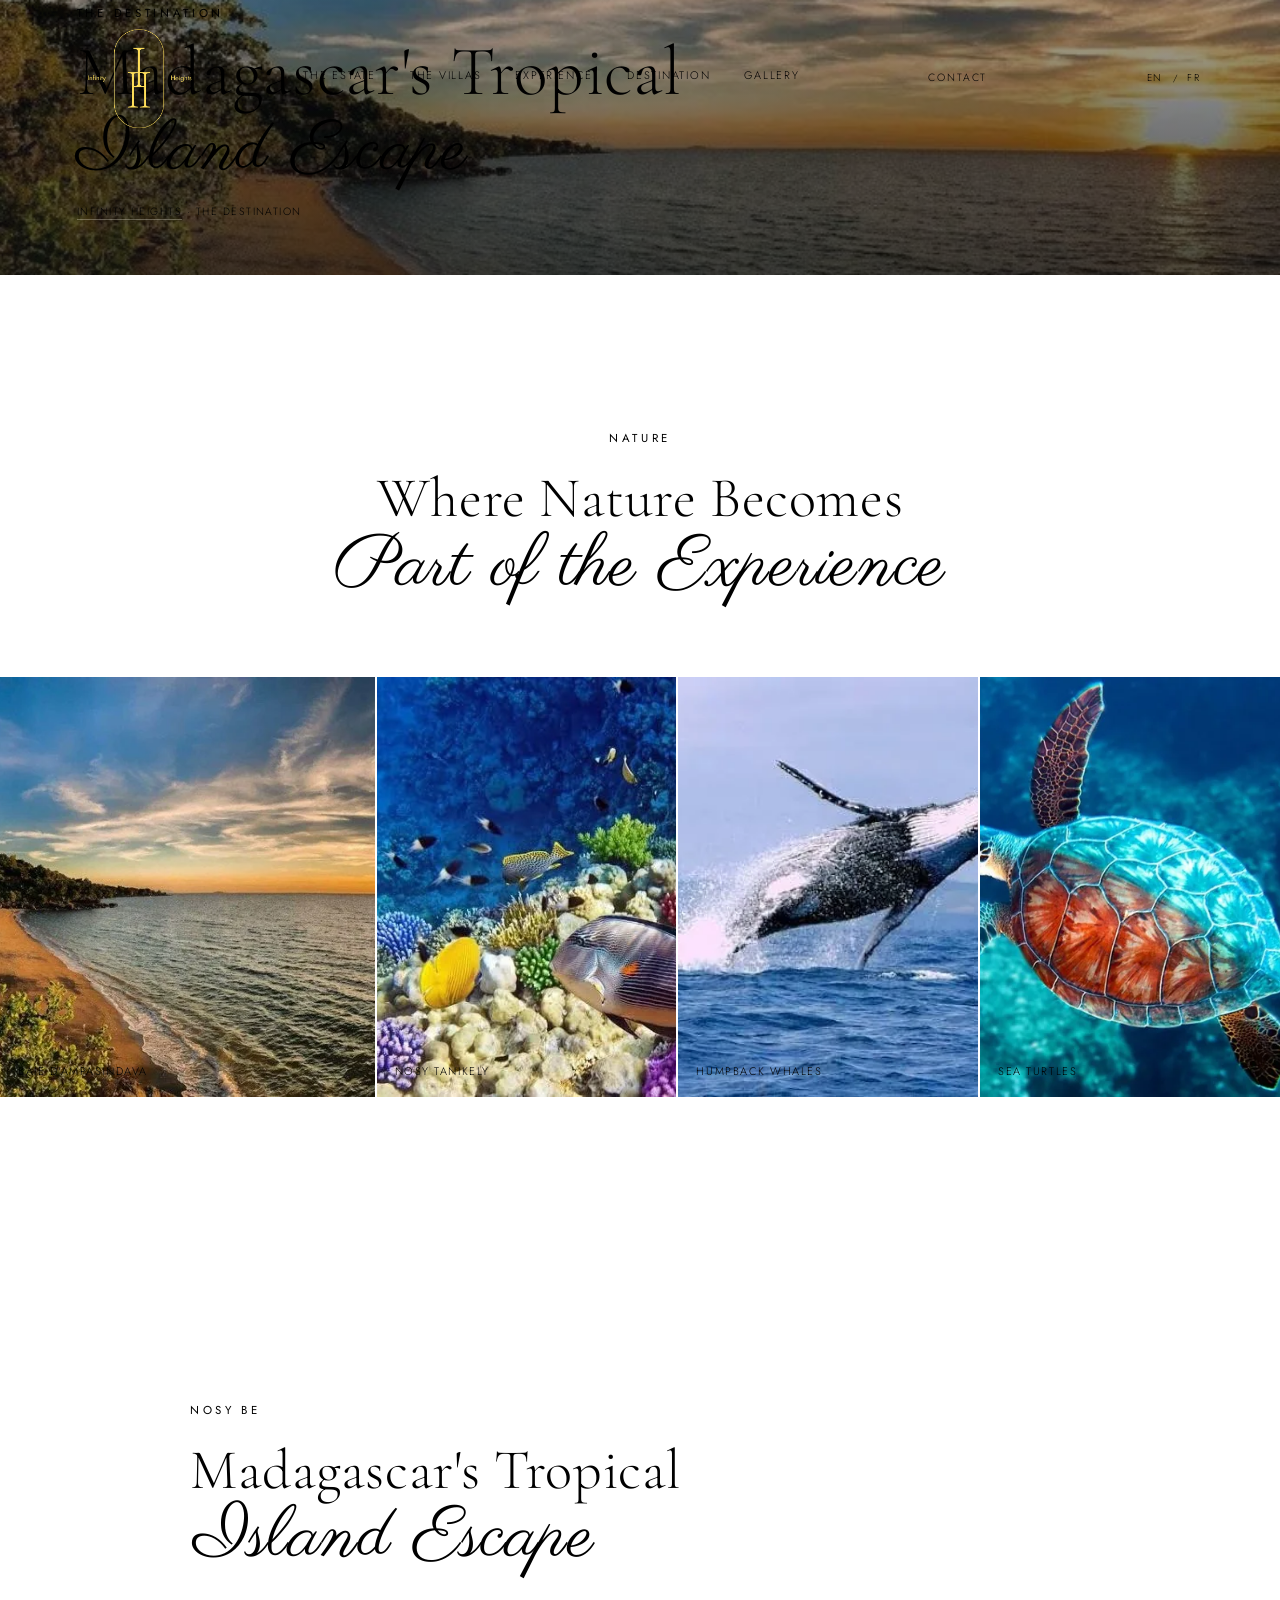
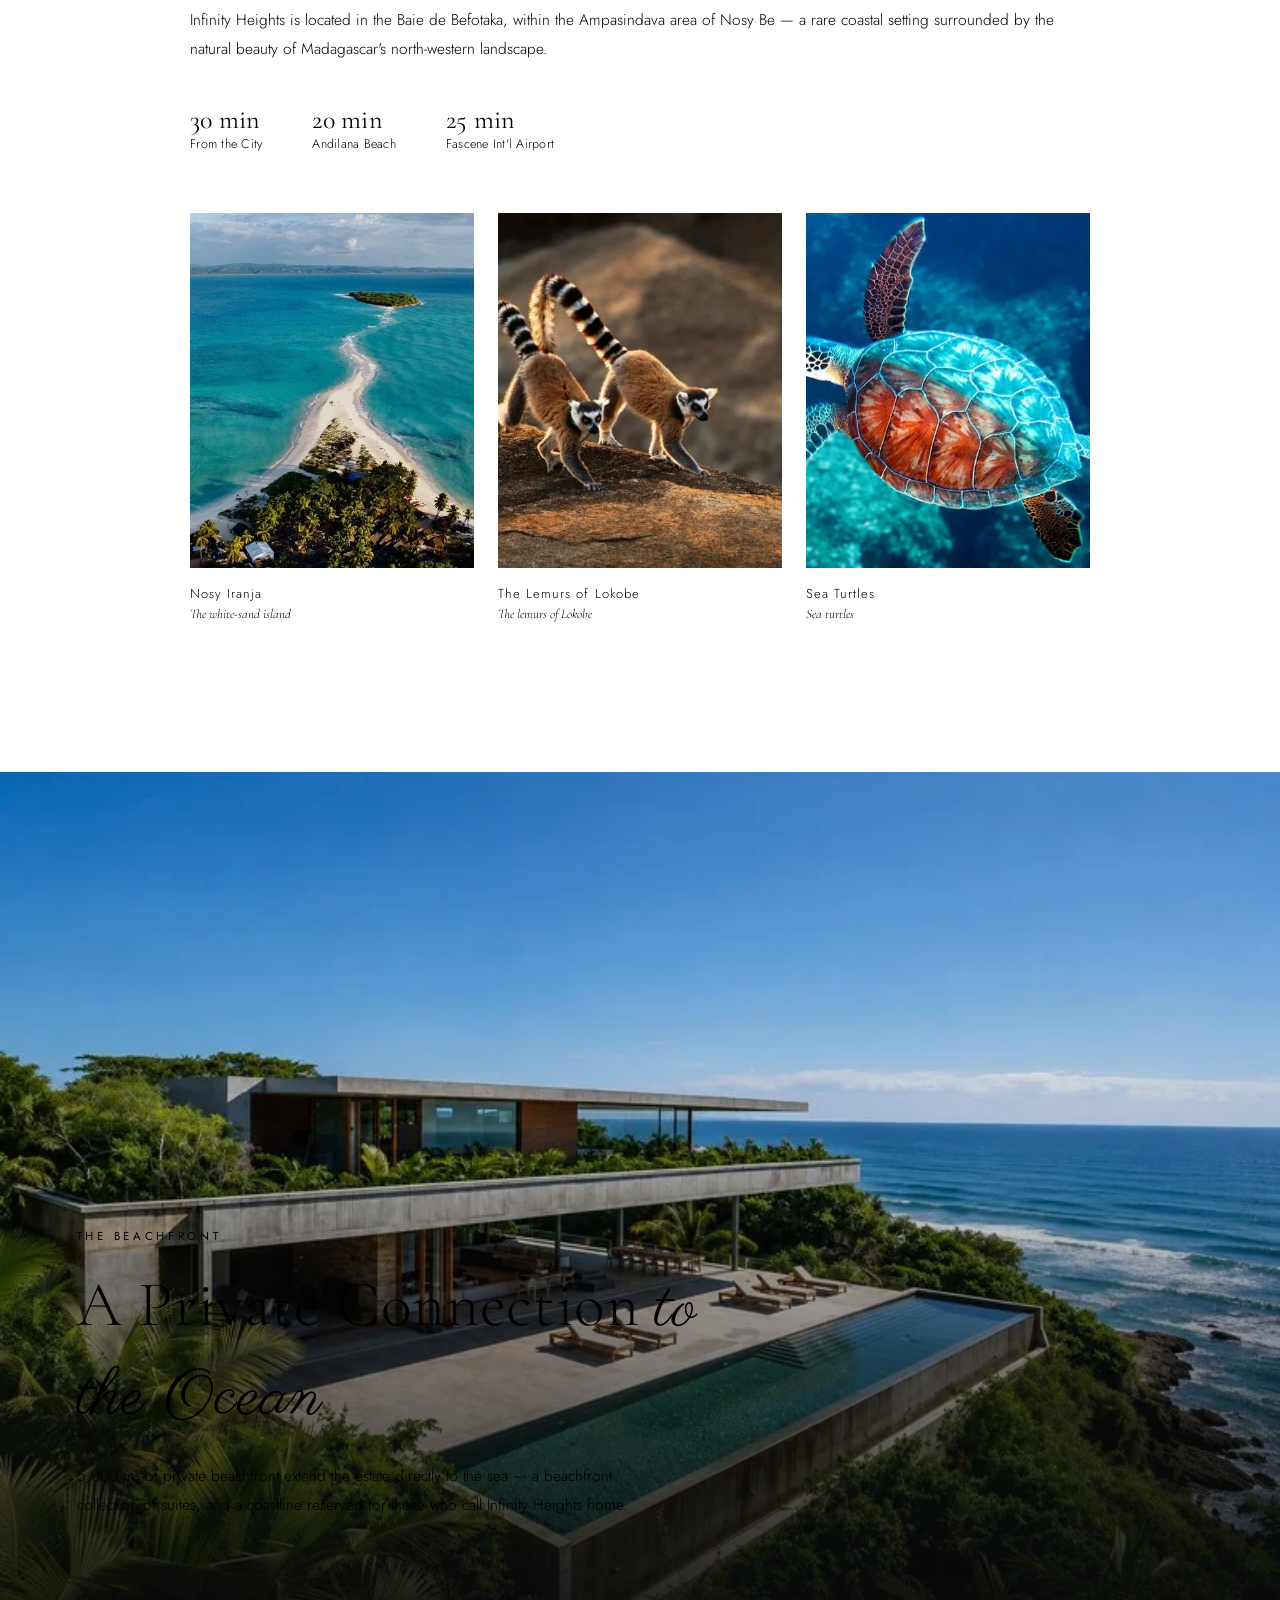
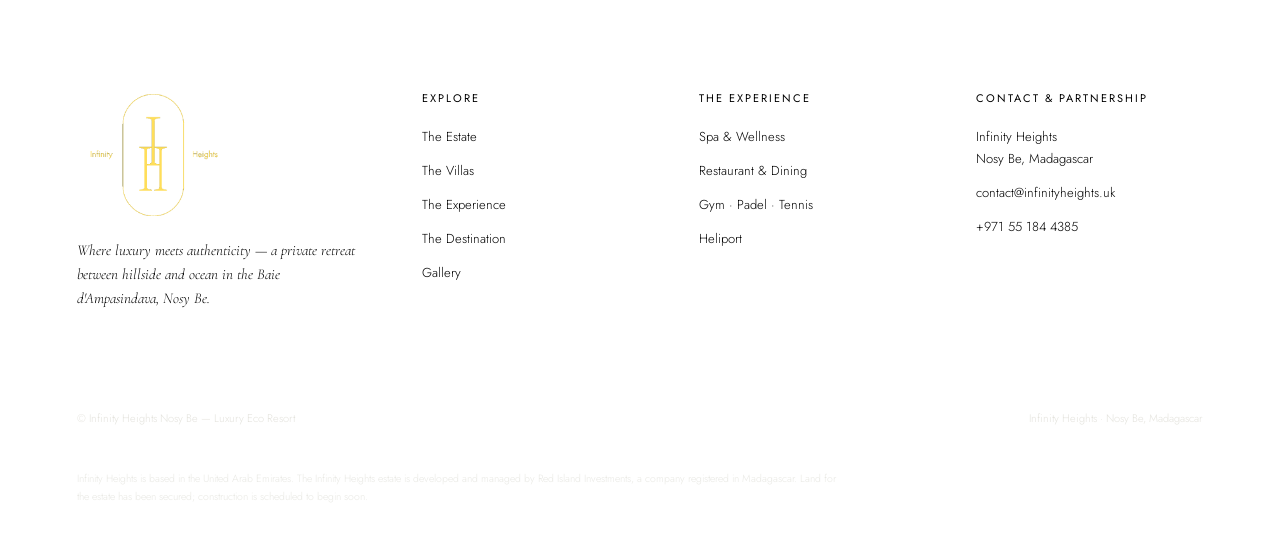
<file: destination.html>
<!DOCTYPE html>
<html lang="en">
<head>
<meta charset="utf-8"/>
<meta content="width=device-width, initial-scale=1.0" name="viewport"/>
<title data-en="The Destination | Infinity Heights Nosy Be" data-fr="La Destination | Infinity Heights Nosy Be">The Destination | Infinity Heights Nosy Be</title>
<meta content="Infinity Heights is located in the Baie de Befotaka, within the Ampasindava area of Nosy Be, Madagascar — surrounded by coral reefs, humpback whales, sea turtles and the lemurs of Lokobe." name="description"/>
<meta name="robots" content="index, follow, max-image-preview:large, max-snippet:-1, max-video-preview:-1"/>
<link rel="canonical" href="https://infinityheights.uk/destination.html"/>
<meta property="og:type" content="website"/>
<meta property="og:title" content="The Destination | Infinity Heights Nosy Be"/>
<meta property="og:description" content="Infinity Heights is located in the Baie de Befotaka, within the Ampasindava area of Nosy Be, Madagascar — surrounded by coral reefs, humpback whales, sea turtles and the lemurs of Lokobe."/>
<meta property="og:url" content="https://infinityheights.uk/destination.html"/>
<meta property="og:site_name" content="Infinity Heights"/>
<meta name="twitter:card" content="summary_large_image"/>
<meta name="twitter:title" content="The Destination | Infinity Heights Nosy Be"/>
<meta name="twitter:description" content="Infinity Heights is located in the Baie de Befotaka, within the Ampasindava area of Nosy Be, Madagascar — surrounded by coral reefs, humpback whales, sea turtles and the lemurs of Lokobe."/>
<script type="application/ld+json">
{
  "@context": "https://schema.org",
  "@type": "Hotel",
  "name": "Infinity Heights Nosy Be Madagascar",
  "url": "https://infinityheights.uk/",
  "description": "Private luxury estate in Nosy Be, Madagascar, overlooking the Bay of Ampasindava, with private villas, exceptional experiences, wellness and dining.",
  "address": {
    "@type": "PostalAddress",
    "streetAddress": "207 Baie d'Ampasindava",
    "addressLocality": "Hell-Ville",
    "addressRegion": "Nosy Be",
    "addressCountry": "MG"
  },
  "areaServed": "Nosy Be, Madagascar",
  "sameAs": []
}
</script>
<link href="infinity-heights-favicon.png?v=2" rel="icon" sizes="32x32" type="image/png"/>
<link href="infinity-heights-favicon.png?v=2" rel="shortcut icon" type="image/png"/>
<link href="infinity-heights-favicon.png?v=2" rel="icon" sizes="32x32" type="image/png"/>
<link href="infinity-heights-favicon.png?v=2" rel="shortcut icon" type="image/png"/>
<link href="https://fonts.googleapis.com" rel="preconnect"/>
<link crossorigin="" href="https://fonts.gstatic.com" rel="preconnect"/>
<link href="https://fonts.googleapis.com/css2?family=Cormorant+Garamond:ital,wght@0,300;0,400;0,500;0,600;1,400;1,500&amp;family=Jost:wght@300;400;500&amp;family=Parisienne&amp;display=swap" rel="stylesheet"/>
<link href="styles.css" rel="stylesheet"/>
</head>
<body>
<!-- ============ MONOGRAM SVG (reused) ============ -->
<svg style="display:none">
<symbol id="ih-mark" viewbox="0 0 120 190">
<rect fill="none" height="188" rx="59" stroke="currentColor" stroke-width="1.4" width="118" x="1" y="1"></rect>
<line stroke="currentColor" stroke-width="2.4" x1="45" x2="45" y1="34" y2="156"></line>
<line stroke="currentColor" stroke-width="2.4" x1="34" x2="56" y1="34" y2="34"></line>
<line stroke="currentColor" stroke-width="2.4" x1="75" x2="75" y1="52" y2="140"></line>
<line stroke="currentColor" stroke-width="2.4" x1="64" x2="86" y1="96" y2="96"></line>
<line stroke="currentColor" stroke-width="2.4" x1="64" x2="86" y1="52" y2="52"></line>
<line stroke="currentColor" stroke-width="2.4" x1="64" x2="86" y1="140" y2="140"></line>
</symbol>
</svg>
<!-- ============ HEADER ============ -->
<header id="siteHeader">
<a class="brand" href="index.html">
<img alt="Infinity Heights" class="official-logo" decoding="async" src="logo.png"/>
</a>
<nav class="primary-nav">
<a data-en="The Estate" data-fr="Le Domaine" href="index.html#estate">The Estate</a>
<a data-en="The Villas" data-fr="Les Villas" href="villas.html">The Villas</a>
<a data-en="Experience" data-fr="Expérience" href="experience.html">Experience</a>
<a data-en="Destination" data-fr="Destination" href="destination.html">Destination</a>
<a data-en="Gallery" data-fr="Galerie" href="gallery.html">Gallery</a>
</nav>
<a class="nav-cta" data-en="Contact" data-fr="Contact" href="index.html#contact">Contact</a>
<div aria-label="Language selector" class="lang-switch" data-en-aria-label="Language selector" data-fr-aria-label="Sélecteur de langue">
<button class="active" data-lang="en" type="button">EN</button>
<span style="color:var(--line-light);font-size:9px;">/</span>
<button data-lang="fr" type="button">FR</button>
</div>
<button aria-expanded="false" aria-label="Open navigation" class="menu-toggle" data-en-aria-label="Open navigation" data-fr-aria-label="Ouvrir la navigation" id="menuToggle">
<span></span><span></span><span></span>
</button>
</header>
<div class="mobile-menu-backdrop" id="mobileMenuBackdrop"></div>
<nav aria-label="Mobile navigation" class="mobile-menu" data-en-aria-label="Mobile navigation" data-fr-aria-label="Navigation mobile" id="mobileMenu">
<button aria-label="Close navigation" class="mobile-menu-close" data-en-aria-label="Close navigation" data-fr-aria-label="Fermer la navigation" id="menuClose">×</button>
<div class="mobile-menu-kicker">Infinity Heights · Nosy Be</div>
<a data-en="The Estate" data-fr="Le Domaine" href="index.html#estate">The Estate</a>
<a data-en="The Villas" data-fr="Les Villas" href="villas.html">The Villas</a>
<a data-en="The Experience" data-fr="L’Expérience" href="experience.html">The Experience</a>
<a data-en="The Destination" data-fr="La Destination" href="destination.html">The Destination</a>
<a data-en="Gallery" data-fr="Galerie" href="gallery.html">Gallery</a>
<a class="mobile-inquiry" data-en="Private Enquiries" data-fr="Demande privée" href="index.html#contact">Private Enquiries</a>
<a class="mobile-contact" data-en="Contact" data-fr="Contact" href="index.html#contact">Contact</a>
<div aria-label="Language selector" class="mobile-lang-switch" data-en-aria-label="Language selector" data-fr-aria-label="Sélecteur de langue">
<button class="active" data-lang="en" type="button">EN</button>
<span style="color:var(--line-light);font-size:9px;">/</span>
<button data-lang="fr" type="button">FR</button>
</div>
</nav>
<section class="page-banner">
<img alt="Nosy Be Destination" data-en-alt="Nosy Be Destination" data-fr-alt="Destination Nosy Be" decoding="async" src="img-20.webp"/>
<div class="page-banner-content reveal">
<span class="eyebrow on-dark" data-en="The Destination" data-fr="La Destination">The Destination</span>
<h1 data-en-html="Madagascar's Tropical&lt;br/&gt;&lt;span class=&quot;script&quot;&gt;Island Escape&lt;/span&gt;" data-fr-html='L’Évasion Tropicale&lt;br/&gt;&lt;span class="script"&gt;de Madagascar&lt;/span&gt;'>Madagascar's Tropical<br/><span class="script">Island Escape</span></h1>
<div class="breadcrumb"><a data-en="Infinity Heights" data-fr="Infinity Heights" href="index.html">Infinity Heights</a> · <span data-en="The Destination" data-fr="La Destination">The Destination</span></div>
</div>
</section>
<section class="section-pad">
<div class="wrap">
<div class="intro-block reveal">
<span class="eyebrow" data-en="Nature" data-fr="Nature">Nature</span>
<h2 class="section-title">Where Nature Becomes<br/><span class="script">Part of the Experience</span></h2>
</div>
</div>
<div class="nature-strip reveal" style="margin-top:70px;">
<div class="ns-item"><img alt="Sunset over the Baie d'Ampasindava" decoding="async" loading="lazy" src="img-20.webp"/><span class="cap">Baie d'Ampasindava</span></div>
<div class="ns-item"><img alt="Coral reef at Nosy Tanikely" data-en-alt="Coral reef at Nosy Tanikely" data-fr-alt="Récif corallien de Nosy Tanikely" decoding="async" loading="lazy" src="img-21.webp"/><span class="cap" data-en="Nosy Tanikely" data-fr="Nosy Tanikely">Nosy Tanikely</span></div>
<div class="ns-item"><img alt="Humpback whale breaching" data-en-alt="Humpback whale breaching" data-fr-alt="Baleine à bosse en pleine remontée" decoding="async" loading="lazy" src="img-22.webp"/><span class="cap" data-en="Humpback Whales" data-fr="Baleines à bosse">Humpback Whales</span></div><div class="ns-item"><img alt="Sea turtle in the Indian Ocean" data-en-alt="Sea turtle in the Indian Ocean" data-fr-alt="Tortue marine dans l’océan Indien" decoding="async" loading="lazy" src="img-23.webp"/><span class="cap" data-en="Sea Turtles" data-fr="Tortues marines">Sea Turtles</span></div>
</div>
</section>
<section class="dark section-pad" id="destination">
<div class="wrap">
<div class="destination-intro">
<div class="reveal">
<span class="eyebrow on-dark" data-en="Nosy Be" data-fr="Nosy Be">Nosy Be</span>
<h2 class="section-title" data-en-html="Madagascar's Tropical&lt;br/&gt;&lt;span class=&quot;script&quot;&gt;Island Escape&lt;/span&gt;" data-fr-html='L’Évasion Tropicale&lt;br/&gt;&lt;span class="script"&gt;de Madagascar&lt;/span&gt;'>Madagascar's Tropical<br/><span class="script">Island Escape</span></h2>
<p class="text-soft" data-en="Infinity Heights is located in the Baie de Befotaka, within the Ampasindava area of Nosy Be — a rare coastal setting surrounded by the natural beauty of Madagascar's north-western landscape." data-fr="Infinity Heights est situé dans la baie de Befotaka, dans la région d’Ampasindava à Nosy Be — un emplacement côtier rare au cœur des paysages naturels du nord-ouest de Madagascar.">Infinity Heights is located in the Baie de Befotaka, within the Ampasindava area of Nosy Be — a rare coastal setting surrounded by the natural beauty of Madagascar's north-western landscape.</p>
<div class="loc-facts">
<div><b data-en="30 min" data-fr="30 min">30 min</b><span data-en="From the City" data-fr="Depuis la ville">From the City</span></div>
<div><b data-en="20 min" data-fr="20 min">20 min</b><span data-en="Andilana Beach" data-fr="Plage d’Andilana">Andilana Beach</span></div>
<div><b data-en="25 min" data-fr="25 min">25 min</b><span data-en="Fascene Int'l Airport" data-fr="Aéroport international de Fascène">Fascene Int'l Airport</span></div>
</div>
</div>
<div class="dest-grid">
<div class="dest-card reveal"><img alt="Nosy Iranja sandbank island" data-en-alt="Nosy Iranja sandbank island" data-fr-alt="Banc de sable de Nosy Iranja" decoding="async" loading="lazy" src="img-25.webp"/><div class="cap"><div class="en" data-en="Nosy Iranja" data-fr="Nosy Iranja">Nosy Iranja</div><div class="fr" data-en="The white-sand island" data-fr="L'île aux sables blancs">L'île aux sables blancs</div></div></div>
<div class="dest-card reveal reveal-delay-1"><img alt="Ring-tailed lemurs at Lokobe" data-en-alt="Ring-tailed lemurs at Lokobe" data-fr-alt="Lémuriens à queue annelée de Lokobe" decoding="async" loading="lazy" src="img-26.webp"/><div class="cap"><div class="en" data-en="The Lemurs of Lokobe" data-fr="Les lémuriens de Lokobe">The Lemurs of Lokobe</div><div class="fr" data-en="The lemurs of Lokobe" data-fr="Les lémuriens de Lokobe">Les lémuriens de Lokobe</div></div></div>
<div class="dest-card reveal reveal-delay-2"><img alt="Sea turtle in the Indian Ocean" data-en-alt="Sea turtle in the Indian Ocean" data-fr-alt="Tortue marine dans l’océan Indien" decoding="async" loading="lazy" src="img-23.webp"/><div class="cap"><div class="en" data-en="Sea Turtles" data-fr="Tortues marines">Sea Turtles</div><div class="fr" data-en="Sea turtles" data-fr="Les tortues marines">Les tortues marines</div></div></div>
</div>
</div>
</div></section>
<section class="cinematic">
<img alt="Private beachfront at Infinity Heights" data-en-alt="Private beachfront at Infinity Heights" data-fr-alt="Plage privée d’Infinity Heights" decoding="async" loading="lazy" src="img-28.webp"/>
<div class="cinematic-content reveal">
<span class="eyebrow on-dark" data-en="The Beachfront" data-fr="Le Front de Mer">The Beachfront</span>
<h2 data-en-html='A Private Connection &lt;span class="script" style="color:var(--gold-light);"&gt;to the Ocean&lt;/span&gt;' data-fr-html='Une Connexion Privée &lt;span class="script" style="color:var(--gold-light);"&gt;à l’Océan&lt;/span&gt;'>A Private Connection <span class="script" style="color:var(--gold-light);">to the Ocean</span></h2>
<p class="text-soft" data-en="5,000 m² of private beachfront extend the estate directly to the sea — a beachfront collection of suites, and a coastline reserved for those who call Infinity Heights home." data-fr="5 000 m² de plage privée prolongent directement le domaine jusqu’à la mer — une collection de suites en bord de mer et un littoral réservé à ceux qui font d’Infinity Heights leur résidence." style="color:var(--text-light-soft); max-width:560px; margin-top:20px;">5,000 m² of private beachfront extend the estate directly to the sea — a beachfront collection of suites, and a coastline reserved for those who call Infinity Heights home.</p>
</div>
</section>
<footer>
<div class="wrap">
<div class="footer-grid">
<div>
<div class="footer-brand">
<img alt="Infinity Heights" class="official-footer-logo" decoding="async" src="logo.png"/>
</div>
<p class="footer-tag" data-en="Where luxury meets authenticity — a private retreat between hillside and ocean in the Baie d'Ampasindava, Nosy Be." data-fr="Là où le luxe rencontre l’authenticité — un refuge privé entre colline et océan dans la baie d’Ampasindava, à Nosy Be.">Where luxury meets authenticity — a private retreat between hillside and ocean in the Baie d'Ampasindava, Nosy Be.</p>
</div>
<div class="footer-col">
<h5 data-en="Explore" data-fr="Explorer">Explore</h5>
<a data-en="The Estate" data-fr="Le Domaine" href="index.html#estate">The Estate</a>
<a data-en="The Villas" data-fr="Les Villas" href="villas.html">The Villas</a>
<a data-en="The Experience" data-fr="L’Expérience" href="experience.html">The Experience</a>
<a data-en="The Destination" data-fr="La Destination" href="destination.html">The Destination</a>
<a data-en="Gallery" data-fr="Galerie" href="gallery.html">Gallery</a>
</div>
<div class="footer-col">
<h5 data-en="The Experience" data-fr="L’Expérience">The Experience</h5>
<a data-en="Spa &amp; Wellness" data-fr="Spa &amp; Bien-être" href="experience.html#wellness">Spa &amp; Wellness</a>
<a data-en="Restaurant &amp; Dining" data-fr="Restaurant &amp; Gastronomie" href="experience.html#dining">Restaurant &amp; Dining</a>
<a data-en="Gym · Padel · Tennis" data-fr="Salle de sport · Padel · Tennis" href="experience.html#sport">Gym · Padel · Tennis</a>
<a data-en="Heliport" data-fr="Héliport" href="experience.html#heliport">Heliport</a>
</div>
<div class="footer-col">
<h5 data-en="Contact &amp; Partnership" data-fr="Contact &amp; Partenariat">Contact &amp; Partnership</h5>
<p data-en="Infinity Heights&lt;br/&gt;Nosy Be, Madagascar" data-fr="Infinity Heights&lt;br/&gt;Nosy Be, Madagascar">Infinity Heights<br/>Nosy Be, Madagascar</p>
<a href="mailto:contact@infinityheights.uk">contact@infinityheights.uk</a>
<a href="tel:+971551844385">+971 55 184 4385</a>
</div>
</div>
<div class="footer-bottom">
<span data-en="© Infinity Heights Nosy Be — Luxury Eco Resort" data-fr="© Infinity Heights Nosy Be — Complexe hôtelier de luxe écoresponsable">© Infinity Heights Nosy Be — Luxury Eco Resort</span>
<span data-en="Infinity Heights · Nosy Be, Madagascar" data-fr="Infinity Heights · Nosy Be, Madagascar">Infinity Heights · Nosy Be, Madagascar</span>
</div>
<p class="footer-legal" data-en="Infinity Heights is based in the United Arab Emirates. The Infinity Heights estate is developed and managed by Red Island Investments, a company registered in Madagascar. Land for the estate has been secured; construction is scheduled to begin soon." data-fr="Infinity Heights est basée aux Émirats arabes unis. Le domaine Infinity Heights est développé et géré par Red Island Investments, société enregistrée à Madagascar. Le terrain du domaine a été acquis ; la construction débutera prochainement.">Infinity Heights is based in the United Arab Emirates. The Infinity Heights estate is developed and managed by Red Island Investments, a company registered in Madagascar. Land for the estate has been secured; construction is scheduled to begin soon.</p>
</div>
</footer>
<script src="script.js"></script>
</body>
</html>
</file>
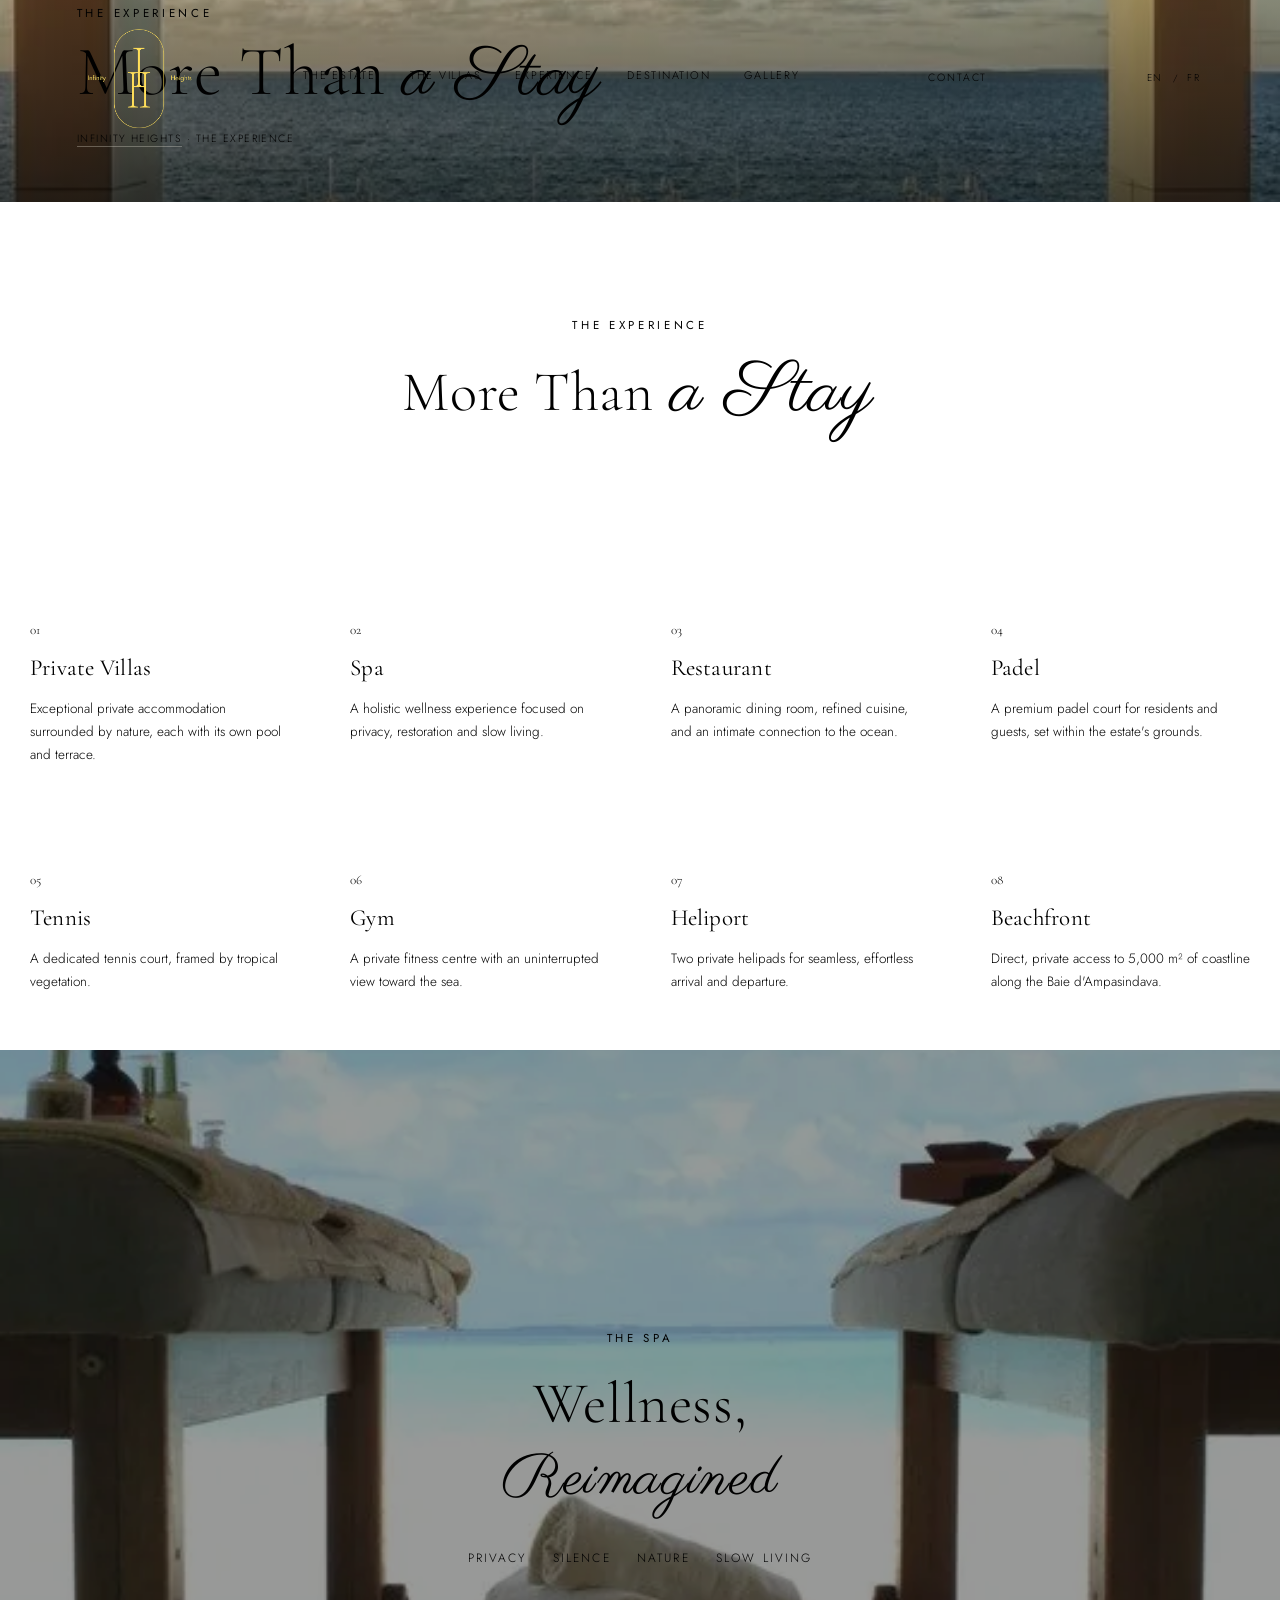
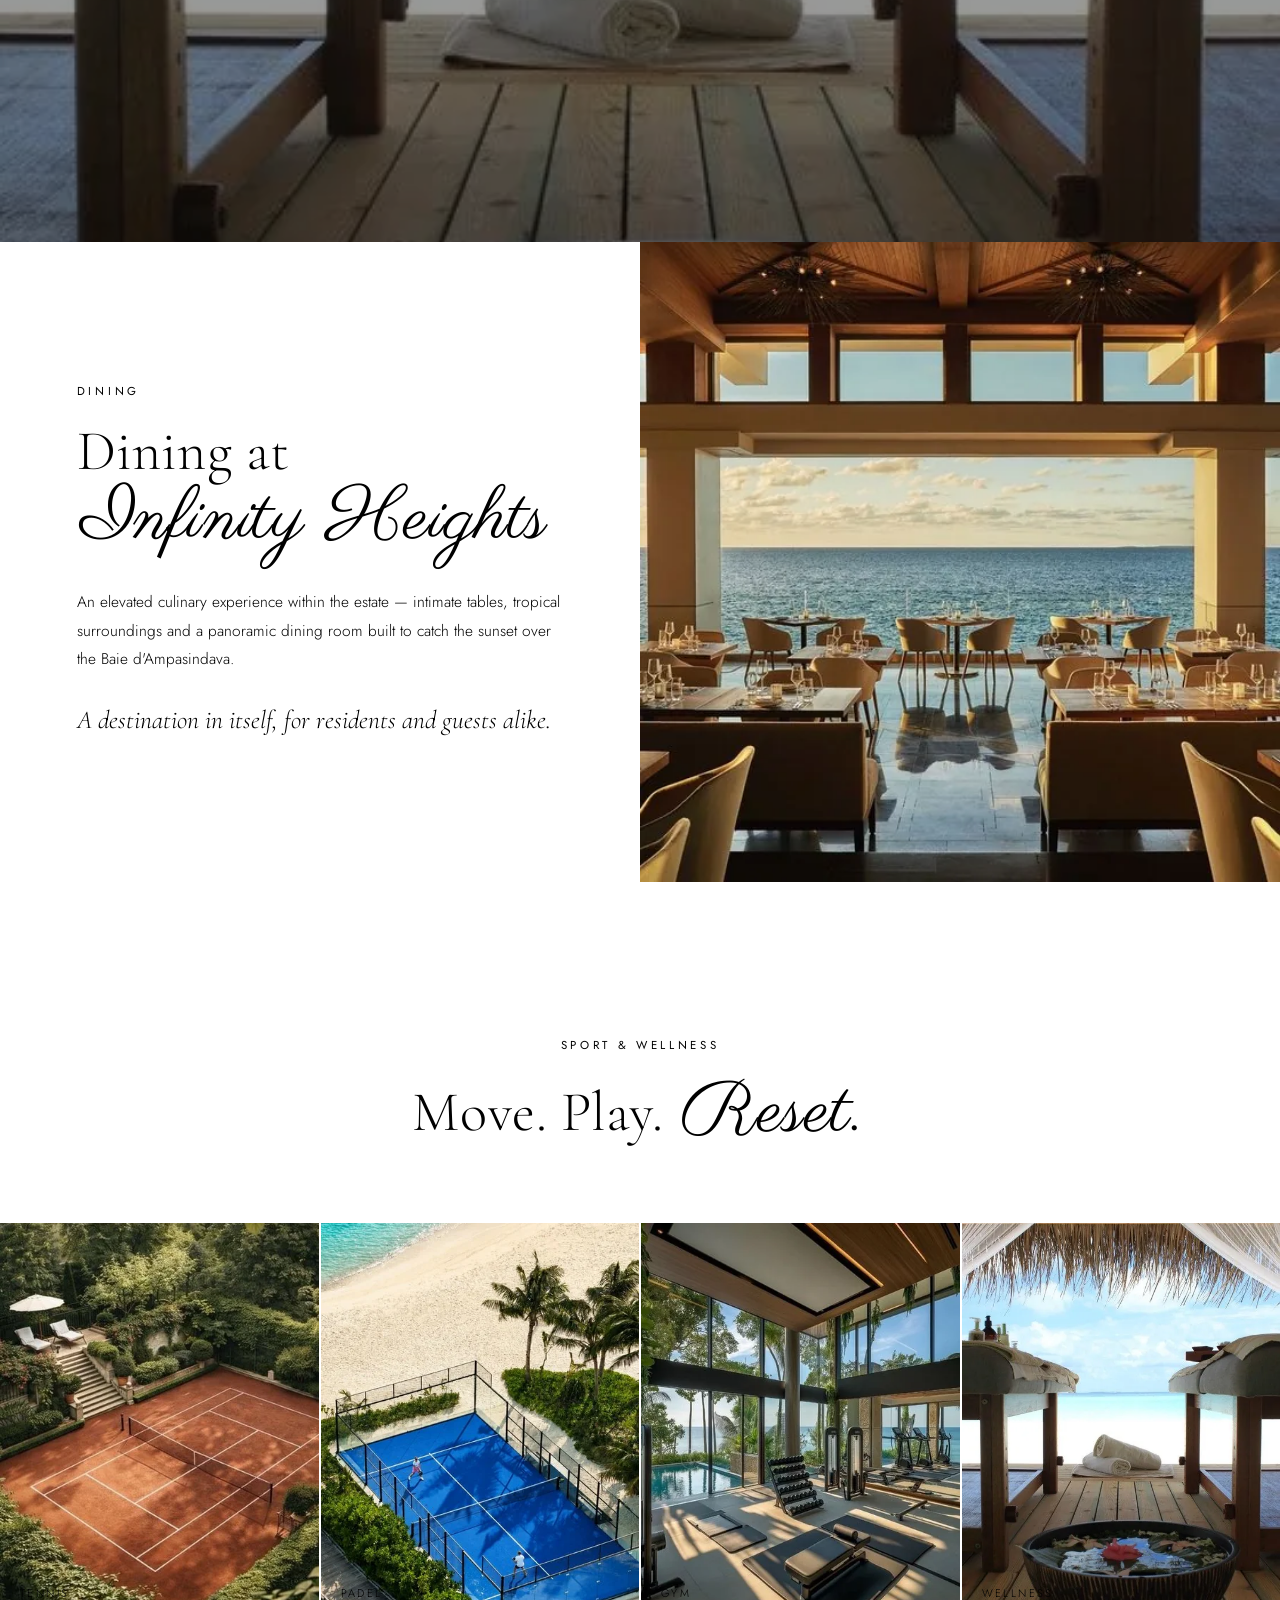
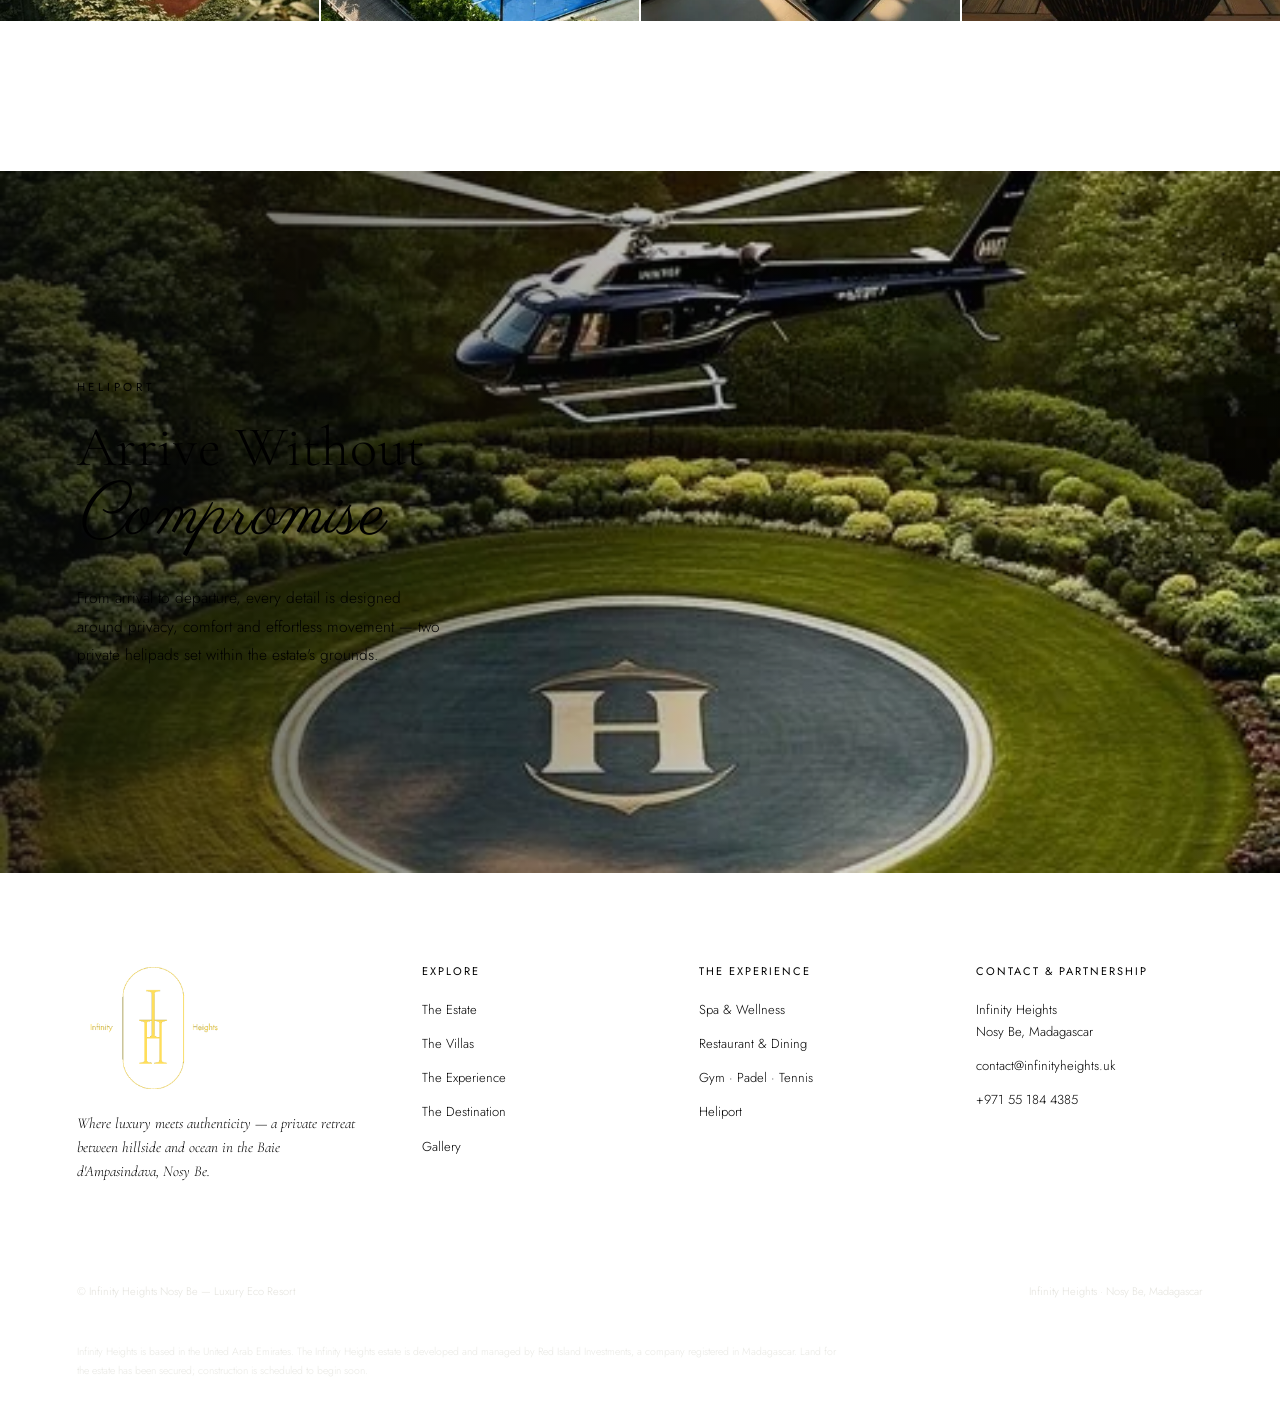
<file: experience.html>
<!DOCTYPE html>
<html lang="en">
<head>
<meta charset="utf-8"/>
<meta content="width=device-width, initial-scale=1.0" name="viewport"/>
<title data-en="The Experience | Infinity Heights Nosy Be" data-fr="L’Expérience | Infinity Heights Nosy Be">The Experience | Infinity Heights Nosy Be</title>
<meta content="Spa and wellness, panoramic dining, padel, tennis, a private gym and two private helipads — the Infinity Heights experience in Nosy Be, Madagascar." name="description"/>
<meta name="robots" content="index, follow, max-image-preview:large, max-snippet:-1, max-video-preview:-1"/>
<link rel="canonical" href="https://infinityheights.uk/experience.html"/>
<meta property="og:type" content="website"/>
<meta property="og:title" content="The Experience | Infinity Heights Nosy Be"/>
<meta property="og:description" content="Spa and wellness, panoramic dining, padel, tennis, a private gym and two private helipads — the Infinity Heights experience in Nosy Be, Madagascar."/>
<meta property="og:url" content="https://infinityheights.uk/experience.html"/>
<meta property="og:site_name" content="Infinity Heights"/>
<meta name="twitter:card" content="summary_large_image"/>
<meta name="twitter:title" content="The Experience | Infinity Heights Nosy Be"/>
<meta name="twitter:description" content="Spa and wellness, panoramic dining, padel, tennis, a private gym and two private helipads — the Infinity Heights experience in Nosy Be, Madagascar."/>
<script type="application/ld+json">
{
  "@context": "https://schema.org",
  "@type": "Hotel",
  "name": "Infinity Heights Nosy Be Madagascar",
  "url": "https://infinityheights.uk/",
  "description": "Private luxury estate in Nosy Be, Madagascar, overlooking the Bay of Ampasindava, with private villas, exceptional experiences, wellness and dining.",
  "address": {
    "@type": "PostalAddress",
    "streetAddress": "207 Baie d'Ampasindava",
    "addressLocality": "Hell-Ville",
    "addressRegion": "Nosy Be",
    "addressCountry": "MG"
  },
  "areaServed": "Nosy Be, Madagascar",
  "sameAs": []
}
</script>
<link href="infinity-heights-favicon.png?v=2" rel="icon" sizes="32x32" type="image/png"/>
<link href="infinity-heights-favicon.png?v=2" rel="shortcut icon" type="image/png"/>
<link href="infinity-heights-favicon.png?v=2" rel="icon" sizes="32x32" type="image/png"/>
<link href="infinity-heights-favicon.png?v=2" rel="shortcut icon" type="image/png"/>
<link href="https://fonts.googleapis.com" rel="preconnect"/>
<link crossorigin="" href="https://fonts.gstatic.com" rel="preconnect"/>
<link href="https://fonts.googleapis.com/css2?family=Cormorant+Garamond:ital,wght@0,300;0,400;0,500;0,600;1,400;1,500&amp;family=Jost:wght@300;400;500&amp;family=Parisienne&amp;display=swap" rel="stylesheet"/>
<link href="styles.css" rel="stylesheet"/>
</head>
<body>
<!-- ============ MONOGRAM SVG (reused) ============ -->
<svg style="display:none">
<symbol id="ih-mark" viewbox="0 0 120 190">
<rect fill="none" height="188" rx="59" stroke="currentColor" stroke-width="1.4" width="118" x="1" y="1"></rect>
<line stroke="currentColor" stroke-width="2.4" x1="45" x2="45" y1="34" y2="156"></line>
<line stroke="currentColor" stroke-width="2.4" x1="34" x2="56" y1="34" y2="34"></line>
<line stroke="currentColor" stroke-width="2.4" x1="75" x2="75" y1="52" y2="140"></line>
<line stroke="currentColor" stroke-width="2.4" x1="64" x2="86" y1="96" y2="96"></line>
<line stroke="currentColor" stroke-width="2.4" x1="64" x2="86" y1="52" y2="52"></line>
<line stroke="currentColor" stroke-width="2.4" x1="64" x2="86" y1="140" y2="140"></line>
</symbol>
</svg>
<!-- ============ HEADER ============ -->
<header id="siteHeader">
<a class="brand" href="index.html">
<img alt="Infinity Heights" class="official-logo" decoding="async" src="logo.png"/>
</a>
<nav class="primary-nav">
<a data-en="The Estate" data-fr="Le Domaine" href="index.html#estate">The Estate</a>
<a data-en="The Villas" data-fr="Les Villas" href="villas.html">The Villas</a>
<a data-en="Experience" data-fr="Expérience" href="experience.html">Experience</a>
<a data-en="Destination" data-fr="Destination" href="destination.html">Destination</a>
<a data-en="Gallery" data-fr="Galerie" href="gallery.html">Gallery</a>
</nav>
<a class="nav-cta" data-en="Contact" data-fr="Contact" href="index.html#contact">Contact</a>
<div aria-label="Language selector" class="lang-switch" data-en-aria-label="Language selector" data-fr-aria-label="Sélecteur de langue">
<button class="active" data-lang="en" type="button">EN</button>
<span style="color:var(--line-light);font-size:9px;">/</span>
<button data-lang="fr" type="button">FR</button>
</div>
<button aria-expanded="false" aria-label="Open navigation" class="menu-toggle" data-en-aria-label="Open navigation" data-fr-aria-label="Ouvrir la navigation" id="menuToggle">
<span></span><span></span><span></span>
</button>
</header>
<div class="mobile-menu-backdrop" id="mobileMenuBackdrop"></div>
<nav aria-label="Mobile navigation" class="mobile-menu" data-en-aria-label="Mobile navigation" data-fr-aria-label="Navigation mobile" id="mobileMenu">
<button aria-label="Close navigation" class="mobile-menu-close" data-en-aria-label="Close navigation" data-fr-aria-label="Fermer la navigation" id="menuClose">×</button>
<div class="mobile-menu-kicker">Infinity Heights · Nosy Be</div>
<a data-en="The Estate" data-fr="Le Domaine" href="index.html#estate">The Estate</a>
<a data-en="The Villas" data-fr="Les Villas" href="villas.html">The Villas</a>
<a data-en="The Experience" data-fr="L’Expérience" href="experience.html">The Experience</a>
<a data-en="The Destination" data-fr="La Destination" href="destination.html">The Destination</a>
<a data-en="Gallery" data-fr="Galerie" href="gallery.html">Gallery</a>
<a class="mobile-inquiry" data-en="Private Enquiries" data-fr="Demande privée" href="index.html#contact">Private Enquiries</a>
<a class="mobile-contact" data-en="Contact" data-fr="Contact" href="index.html#contact">Contact</a>
<div aria-label="Language selector" class="mobile-lang-switch" data-en-aria-label="Language selector" data-fr-aria-label="Sélecteur de langue">
<button class="active" data-lang="en" type="button">EN</button>
<span style="color:var(--line-light);font-size:9px;">/</span>
<button data-lang="fr" type="button">FR</button>
</div>
</nav>
<section class="page-banner">
<img alt="Infinity Heights Experience" data-en-alt="Infinity Heights Experience" data-fr-alt="L’Expérience Infinity Heights" decoding="async" src="img-14.webp"/>
<div class="page-banner-content reveal">
<span class="eyebrow on-dark" data-en="The Experience" data-fr="L’Expérience">The Experience</span>
<h1 data-en-html='More Than &lt;span class="script"&gt;a Stay&lt;/span&gt;' data-fr-html='Bien Plus Qu’&lt;span class="script"&gt;un Séjour&lt;/span&gt;'>More Than <span class="script">a Stay</span></h1>
<div class="breadcrumb"><a data-en="Infinity Heights" data-fr="Infinity Heights" href="index.html">Infinity Heights</a> · <span data-en="The Experience" data-fr="L’Expérience">The Experience</span></div>
</div>
</section>
<section id="experience">
<div class="wrap section-pad-sm">
<div class="intro-block reveal">
<span class="eyebrow" data-en="The Experience" data-fr="L’Expérience">The Experience</span>
<h2 class="section-title" data-en-html='More Than &lt;span class="script"&gt;a Stay&lt;/span&gt;' data-fr-html='Bien Plus Qu’&lt;span class="script"&gt;un Séjour&lt;/span&gt;'>More Than <span class="script">a Stay</span></h2>
</div>
</div>
<div class="exp-grid reveal">
<div class="exp-card"><span class="num">01</span><h4 data-en="Private Villas" data-fr="Villas privées">Private Villas</h4><p data-en="Exceptional private accommodation surrounded by nature, each with its own pool and terrace." data-fr="Un hébergement privé exceptionnel entouré de nature, chaque villa disposant de sa propre piscine et terrasse.">Exceptional private accommodation surrounded by nature, each with its own pool and terrace.</p></div>
<div class="exp-card"><span class="num">02</span><h4 data-en="Spa" data-fr="Spa">Spa</h4><p data-en="A holistic wellness experience focused on privacy, restoration and slow living." data-fr="Une expérience de bien-être holistique axée sur l’intimité, la régénération et l’art de vivre lentement.">A holistic wellness experience focused on privacy, restoration and slow living.</p></div>
<div class="exp-card"><span class="num">03</span><h4 data-en="Restaurant" data-fr="Restaurant">Restaurant</h4><p data-en="A panoramic dining room, refined cuisine, and an intimate connection to the ocean." data-fr="Une salle panoramique, une cuisine raffinée et une connexion intime avec l’océan.">A panoramic dining room, refined cuisine, and an intimate connection to the ocean.</p></div>
<div class="exp-card"><span class="num">04</span><h4 data-en="Padel" data-fr="Padel">Padel</h4><p data-en="A premium padel court for residents and guests, set within the estate's grounds." data-fr="Un court de padel haut de gamme pour les résidents et les hôtes, au cœur du domaine.">A premium padel court for residents and guests, set within the estate's grounds.</p></div>
<div class="exp-card"><span class="num">05</span><h4 data-en="Tennis" data-fr="Tennis">Tennis</h4><p data-en="A dedicated tennis court, framed by tropical vegetation." data-fr="Un court de tennis privé, entouré de végétation tropicale.">A dedicated tennis court, framed by tropical vegetation.</p></div>
<div class="exp-card"><span class="num">06</span><h4 data-en="Gym" data-fr="Salle de sport">Gym</h4><p data-en="A private fitness centre with an uninterrupted view toward the sea." data-fr="Un espace de remise en forme privé avec une vue dégagée sur la mer.">A private fitness centre with an uninterrupted view toward the sea.</p></div>
<div class="exp-card"><span class="num">07</span><h4 data-en="Heliport" data-fr="Héliport">Heliport</h4><p data-en="Two private helipads for seamless, effortless arrival and departure." data-fr="Deux hélipads privés pour des arrivées et départs fluides, sans effort.">Two private helipads for seamless, effortless arrival and departure.</p></div>
<div class="exp-card"><span class="num">08</span><h4 data-en="Beachfront" data-fr="Bord de mer">Beachfront</h4><p data-en="Direct, private access to 5,000 m² of coastline along the Baie d'Ampasindava." data-fr="Un accès direct et privé à 5 000 m² de littoral le long de la baie d’Ampasindava.">Direct, private access to 5,000 m² of coastline along the Baie d'Ampasindava.</p></div>
</div>
</section>
<section class="atmos" id="wellness">
<img alt="Spa cabana on the beach at Infinity Heights" data-en-alt="Spa cabana on the beach at Infinity Heights" data-fr-alt="Cabane spa sur la plage d’Infinity Heights" decoding="async" loading="lazy" src="img-13.webp"/>
<div class="atmos-content reveal">
<span class="eyebrow on-dark" data-en="The Spa" data-fr="Le Spa">The Spa</span>
<h2 data-en-html='Wellness, &lt;span class="script" style="color:var(--gold-light);"&gt;Reimagined&lt;/span&gt;' data-fr-html='Le Bien-être, &lt;span class="script" style="color:var(--gold-light);"&gt;Réinventé&lt;/span&gt;'>Wellness, <span class="script" style="color:var(--gold-light);">Reimagined</span></h2>
<div class="words">
<span data-en="Privacy" data-fr="Intimité">Privacy</span><span data-en="Silence" data-fr="Silence">Silence</span><span data-en="Nature" data-fr="Nature">Nature</span><span data-en="Slow Living" data-fr="Art de vivre lent">Slow Living</span>
</div>
</div>
</section>
<section id="dining">
<div class="split reverse">
<div class="img-col reveal">
<img alt="Panoramic restaurant overlooking the ocean at Infinity Heights" data-en-alt="Panoramic restaurant overlooking the ocean at Infinity Heights" data-fr-alt="Restaurant panoramique surplombant l’océan à Infinity Heights" decoding="async" loading="lazy" src="img-14.webp"/>
</div>
<div class="text-col reveal reveal-delay-1">
<span class="eyebrow" data-en="Dining" data-fr="Gastronomie">Dining</span>
<h2 class="section-title" data-en-html='Dining at&lt;br/&gt;&lt;span class="script"&gt;Infinity Heights&lt;/span&gt;' data-fr-html='Gastronomie à&lt;br/&gt;&lt;span class="script"&gt;Infinity Heights&lt;/span&gt;'>Dining at<br/><span class="script">Infinity Heights</span></h2>
<p class="text-soft" data-en="An elevated culinary experience within the estate — intimate tables, tropical surroundings and a panoramic dining room built to catch the sunset over the Baie d'Ampasindava." data-fr="Une expérience culinaire raffinée au cœur du domaine — tables intimistes, environnement tropical et salle panoramique conçue pour admirer le coucher du soleil sur la baie d’Ampasindava.">An elevated culinary experience within the estate — intimate tables, tropical surroundings and a panoramic dining room built to catch the sunset over the Baie d'Ampasindava.</p>
<p class="dining-quote" data-en="A destination in itself, for residents and guests alike." data-fr="Une destination à part entière, pour les résidents comme pour les hôtes." style="color:var(--text-soft);">A destination in itself, for residents and guests alike.</p>
</div>
</div>
</section>
<section class="charcoal section-pad" id="sport">
<div class="wrap">
<div class="intro-block reveal">
<span class="eyebrow on-dark" data-en="Sport &amp; Wellness" data-fr="Sport &amp; Bien-être">Sport &amp; Wellness</span>
<h2 class="section-title" data-en-html='Move. Play. &lt;span class="script"&gt;Reset.&lt;/span&gt;' data-fr-html='Bougez. Jouez. &lt;span class="script"&gt;Respirez.&lt;/span&gt;'>Move. Play. <span class="script">Reset.</span></h2>
</div>
</div>
<div class="sport-grid reveal" style="margin-top:70px;">
<div class="sport-item"><img alt="Private tennis court" data-en-alt="Private tennis court" data-fr-alt="Court de tennis privé" decoding="async" loading="lazy" src="img-15.webp"/><span class="label" data-en="Tennis" data-fr="Tennis">Tennis</span></div>
<div class="sport-item"><img alt="Private padel court" data-en-alt="Private padel court" data-fr-alt="Court de padel privé" decoding="async" loading="lazy" src="img-16.webp"/><span class="label" data-en="Padel" data-fr="Padel">Padel</span></div>
<div class="sport-item"><img alt="Private fitness centre" data-en-alt="Private fitness centre" data-fr-alt="Espace de remise en forme privé" decoding="async" loading="lazy" src="img-17.webp"/><span class="label" data-en="Gym" data-fr="Salle de sport">Gym</span></div>
<div class="sport-item"><img alt="Wellness and spa" data-en-alt="Wellness and spa" data-fr-alt="Bien-être et spa" decoding="async" loading="lazy" src="img-13.webp"/><span class="label" data-en="Wellness" data-fr="Bien-être">Wellness</span></div>
</div>
</section>
<section class="heliport" id="heliport">
<img alt="Private heliport at Infinity Heights" data-en-alt="Private heliport at Infinity Heights" data-fr-alt="Héliport privé à Infinity Heights" decoding="async" loading="lazy" src="img-19.webp"/>
<div class="heliport-content reveal">
<span class="eyebrow on-dark" data-en="Heliport" data-fr="Héliport">Heliport</span>
<h2 class="section-title">Arrive Without <span class="script">Compromise</span></h2>
<p class="text-soft" style="color:var(--text-light-soft);">From arrival to departure, every detail is designed around privacy, comfort and effortless movement — two private helipads set within the estate's grounds.</p>
</div>
</section>
<footer>
<div class="wrap">
<div class="footer-grid">
<div>
<div class="footer-brand">
<img alt="Infinity Heights" class="official-footer-logo" decoding="async" src="logo.png"/>
</div>
<p class="footer-tag" data-en="Where luxury meets authenticity — a private retreat between hillside and ocean in the Baie d'Ampasindava, Nosy Be." data-fr="Là où le luxe rencontre l’authenticité — un refuge privé entre colline et océan dans la baie d’Ampasindava, à Nosy Be.">Where luxury meets authenticity — a private retreat between hillside and ocean in the Baie d'Ampasindava, Nosy Be.</p>
</div>
<div class="footer-col">
<h5 data-en="Explore" data-fr="Explorer">Explore</h5>
<a data-en="The Estate" data-fr="Le Domaine" href="index.html#estate">The Estate</a>
<a data-en="The Villas" data-fr="Les Villas" href="villas.html">The Villas</a>
<a data-en="The Experience" data-fr="L’Expérience" href="experience.html">The Experience</a>
<a data-en="The Destination" data-fr="La Destination" href="destination.html">The Destination</a>
<a data-en="Gallery" data-fr="Galerie" href="gallery.html">Gallery</a>
</div>
<div class="footer-col">
<h5 data-en="The Experience" data-fr="L’Expérience">The Experience</h5>
<a data-en="Spa &amp; Wellness" data-fr="Spa &amp; Bien-être" href="experience.html#wellness">Spa &amp; Wellness</a>
<a data-en="Restaurant &amp; Dining" data-fr="Restaurant &amp; Gastronomie" href="experience.html#dining">Restaurant &amp; Dining</a>
<a data-en="Gym · Padel · Tennis" data-fr="Salle de sport · Padel · Tennis" href="experience.html#sport">Gym · Padel · Tennis</a>
<a data-en="Heliport" data-fr="Héliport" href="experience.html#heliport">Heliport</a>
</div>
<div class="footer-col">
<h5 data-en="Contact &amp; Partnership" data-fr="Contact &amp; Partenariat">Contact &amp; Partnership</h5>
<p data-en="Infinity Heights&lt;br/&gt;Nosy Be, Madagascar" data-fr="Infinity Heights&lt;br/&gt;Nosy Be, Madagascar">Infinity Heights<br/>Nosy Be, Madagascar</p>
<a href="mailto:contact@infinityheights.uk">contact@infinityheights.uk</a>
<a href="tel:+971551844385">+971 55 184 4385</a>
</div>
</div>
<div class="footer-bottom">
<span data-en="© Infinity Heights Nosy Be — Luxury Eco Resort" data-fr="© Infinity Heights Nosy Be — Complexe hôtelier de luxe écoresponsable">© Infinity Heights Nosy Be — Luxury Eco Resort</span>
<span data-en="Infinity Heights · Nosy Be, Madagascar" data-fr="Infinity Heights · Nosy Be, Madagascar">Infinity Heights · Nosy Be, Madagascar</span>
</div>
<p class="footer-legal" data-en="Infinity Heights is based in the United Arab Emirates. The Infinity Heights estate is developed and managed by Red Island Investments, a company registered in Madagascar. Land for the estate has been secured; construction is scheduled to begin soon." data-fr="Infinity Heights est basée aux Émirats arabes unis. Le domaine Infinity Heights est développé et géré par Red Island Investments, société enregistrée à Madagascar. Le terrain du domaine a été acquis ; la construction débutera prochainement.">Infinity Heights is based in the United Arab Emirates. The Infinity Heights estate is developed and managed by Red Island Investments, a company registered in Madagascar. Land for the estate has been secured; construction is scheduled to begin soon.</p>
</div>
</footer>
<script src="script.js"></script>
</body>
</html>
</file>
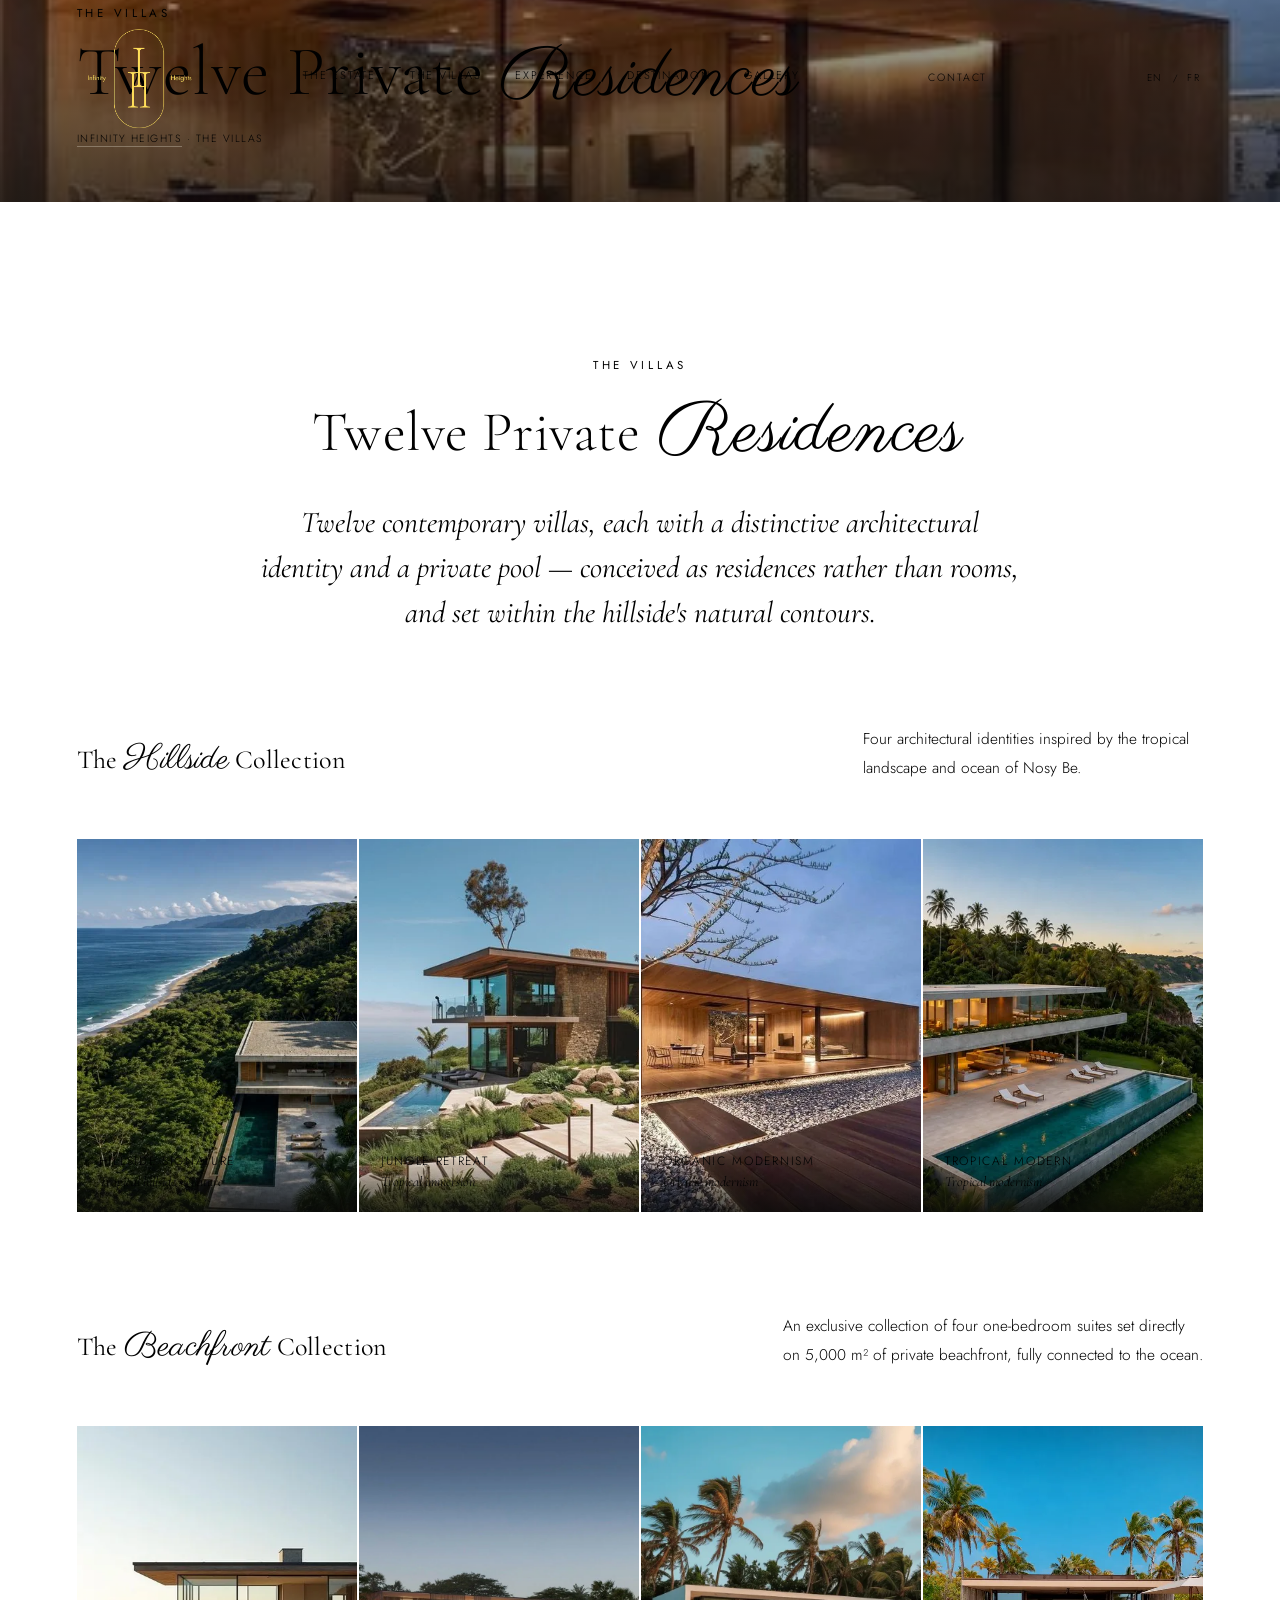
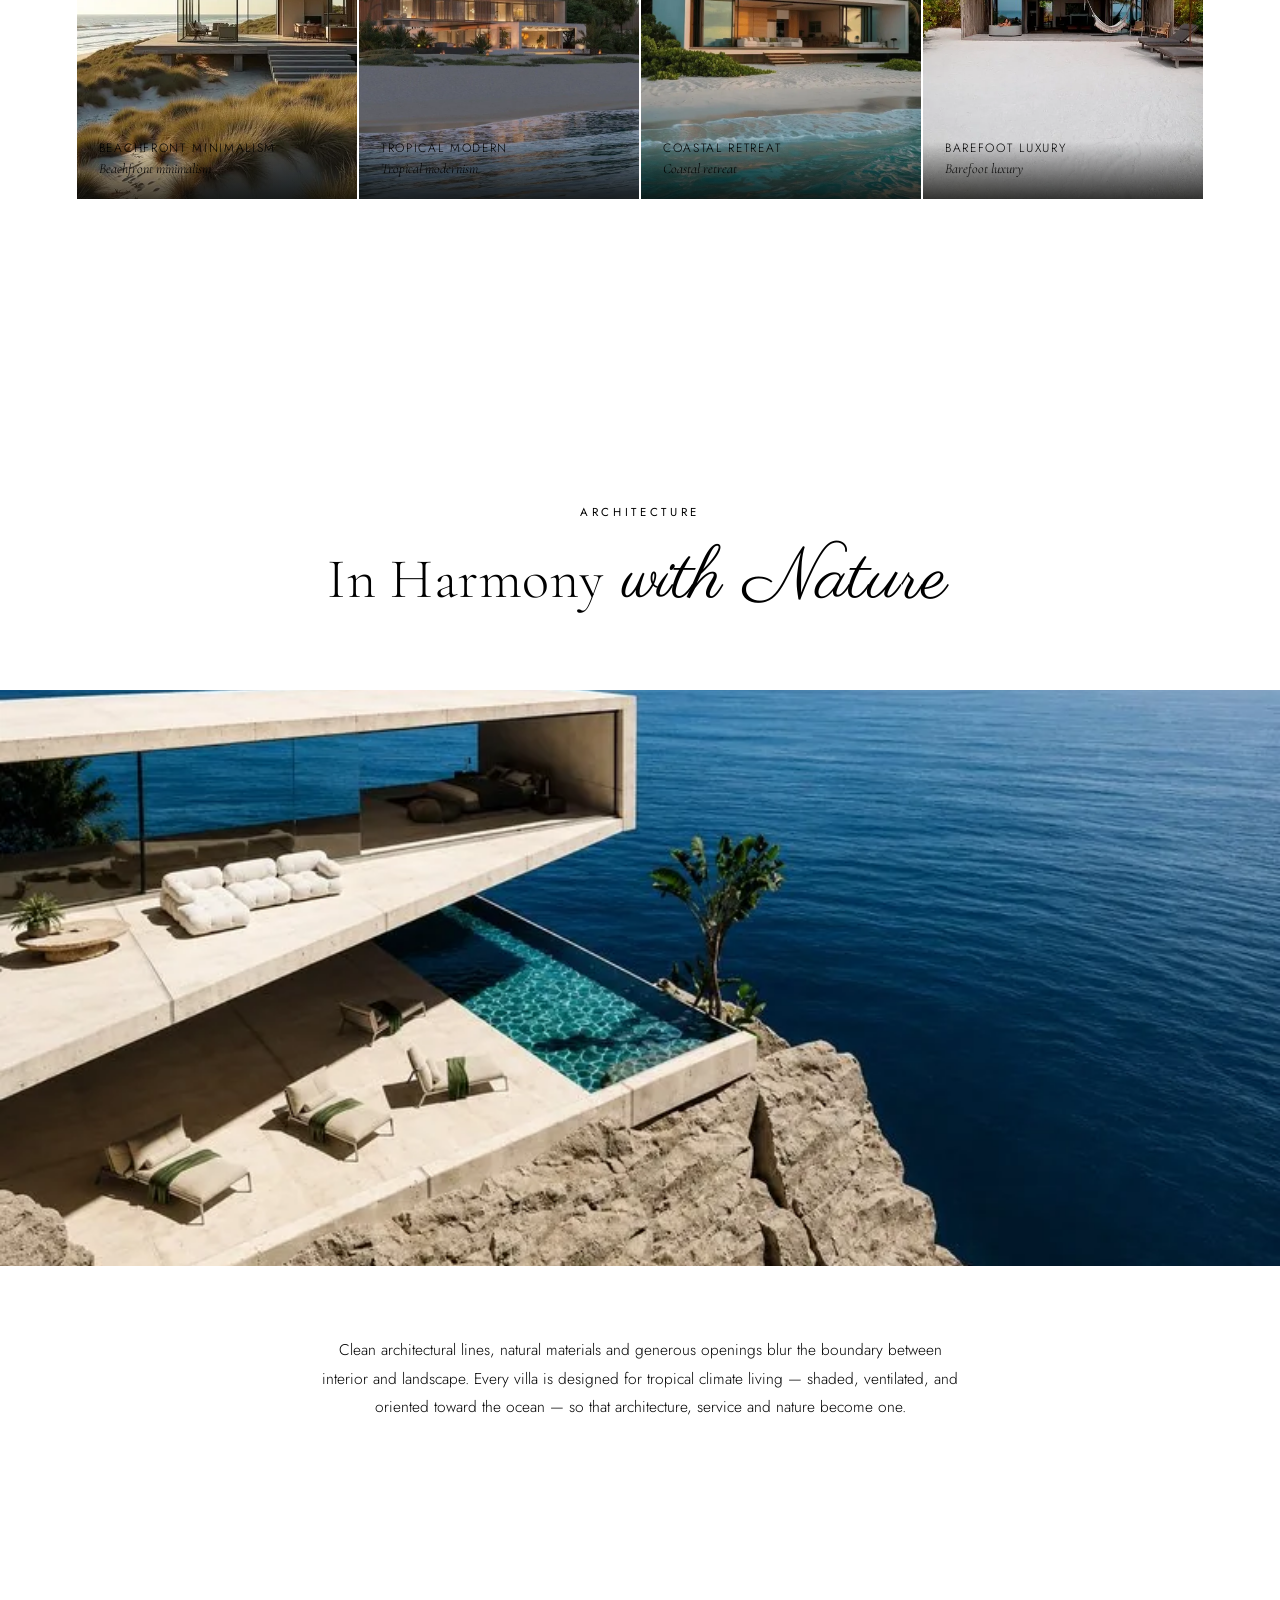
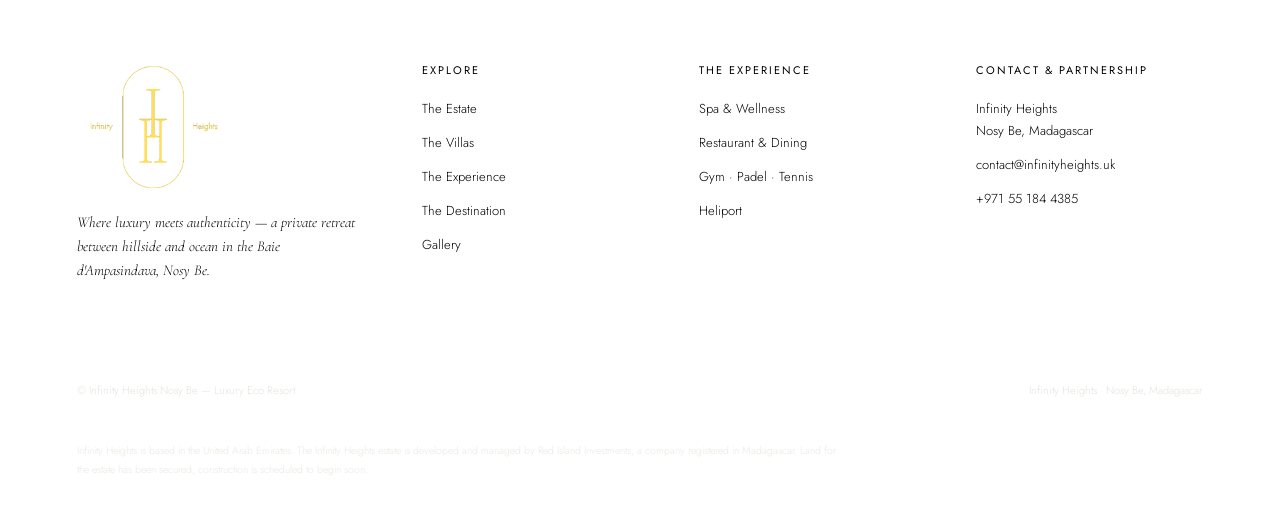
<file: villas.html>
<!DOCTYPE html>
<html lang="en">
<head>
<meta charset="utf-8"/>
<meta content="width=device-width, initial-scale=1.0" name="viewport"/>
<title data-en="The Villas | Infinity Heights Nosy Be" data-fr="Les Villas | Infinity Heights Nosy Be">The Villas | Infinity Heights Nosy Be</title>
<meta content="Twelve private villas at Infinity Heights Nosy Be — the Hillside Collection and the Beachfront Collection, each with a distinctive architectural identity and a private pool." name="description"/>
<meta name="robots" content="index, follow, max-image-preview:large, max-snippet:-1, max-video-preview:-1"/>
<link rel="canonical" href="https://infinityheights.uk/villas.html"/>
<meta property="og:type" content="website"/>
<meta property="og:title" content="The Villas | Infinity Heights Nosy Be"/>
<meta property="og:description" content="Twelve private villas at Infinity Heights Nosy Be — the Hillside Collection and the Beachfront Collection, each with a distinctive architectural identity and a private pool."/>
<meta property="og:url" content="https://infinityheights.uk/villas.html"/>
<meta property="og:site_name" content="Infinity Heights"/>
<meta name="twitter:card" content="summary_large_image"/>
<meta name="twitter:title" content="The Villas | Infinity Heights Nosy Be"/>
<meta name="twitter:description" content="Twelve private villas at Infinity Heights Nosy Be — the Hillside Collection and the Beachfront Collection, each with a distinctive architectural identity and a private pool."/>
<script type="application/ld+json">
{
  "@context": "https://schema.org",
  "@type": "Hotel",
  "name": "Infinity Heights Nosy Be Madagascar",
  "url": "https://infinityheights.uk/",
  "description": "Private luxury estate in Nosy Be, Madagascar, overlooking the Bay of Ampasindava, with private villas, exceptional experiences, wellness and dining.",
  "address": {
    "@type": "PostalAddress",
    "streetAddress": "207 Baie d'Ampasindava",
    "addressLocality": "Hell-Ville",
    "addressRegion": "Nosy Be",
    "addressCountry": "MG"
  },
  "areaServed": "Nosy Be, Madagascar",
  "sameAs": []
}
</script>
<link href="infinity-heights-favicon.png?v=2" rel="icon" sizes="32x32" type="image/png"/>
<link href="infinity-heights-favicon.png?v=2" rel="shortcut icon" type="image/png"/>
<link href="infinity-heights-favicon.png?v=2" rel="icon" sizes="32x32" type="image/png"/>
<link href="infinity-heights-favicon.png?v=2" rel="shortcut icon" type="image/png"/>
<link href="https://fonts.googleapis.com" rel="preconnect"/>
<link crossorigin="" href="https://fonts.gstatic.com" rel="preconnect"/>
<link href="https://fonts.googleapis.com/css2?family=Cormorant+Garamond:ital,wght@0,300;0,400;0,500;0,600;1,400;1,500&amp;family=Jost:wght@300;400;500&amp;family=Parisienne&amp;display=swap" rel="stylesheet"/>
<link href="styles.css" rel="stylesheet"/>
</head>
<body>
<!-- ============ MONOGRAM SVG (reused) ============ -->
<svg style="display:none">
<symbol id="ih-mark" viewbox="0 0 120 190">
<rect fill="none" height="188" rx="59" stroke="currentColor" stroke-width="1.4" width="118" x="1" y="1"></rect>
<line stroke="currentColor" stroke-width="2.4" x1="45" x2="45" y1="34" y2="156"></line>
<line stroke="currentColor" stroke-width="2.4" x1="34" x2="56" y1="34" y2="34"></line>
<line stroke="currentColor" stroke-width="2.4" x1="75" x2="75" y1="52" y2="140"></line>
<line stroke="currentColor" stroke-width="2.4" x1="64" x2="86" y1="96" y2="96"></line>
<line stroke="currentColor" stroke-width="2.4" x1="64" x2="86" y1="52" y2="52"></line>
<line stroke="currentColor" stroke-width="2.4" x1="64" x2="86" y1="140" y2="140"></line>
</symbol>
</svg>
<!-- ============ HEADER ============ -->
<header id="siteHeader">
<a class="brand" href="index.html">
<img alt="Infinity Heights" class="official-logo" decoding="async" src="logo.png"/>
</a>
<nav class="primary-nav">
<a data-en="The Estate" data-fr="Le Domaine" href="index.html#estate">The Estate</a>
<a data-en="The Villas" data-fr="Les Villas" href="villas.html">The Villas</a>
<a data-en="Experience" data-fr="Expérience" href="experience.html">Experience</a>
<a data-en="Destination" data-fr="Destination" href="destination.html">Destination</a>
<a data-en="Gallery" data-fr="Galerie" href="gallery.html">Gallery</a>
</nav>
<a class="nav-cta" data-en="Contact" data-fr="Contact" href="index.html#contact">Contact</a>
<div aria-label="Language selector" class="lang-switch" data-en-aria-label="Language selector" data-fr-aria-label="Sélecteur de langue">
<button class="active" data-lang="en" type="button">EN</button>
<span style="color:var(--line-light);font-size:9px;">/</span>
<button data-lang="fr" type="button">FR</button>
</div>
<button aria-expanded="false" aria-label="Open navigation" class="menu-toggle" data-en-aria-label="Open navigation" data-fr-aria-label="Ouvrir la navigation" id="menuToggle">
<span></span><span></span><span></span>
</button>
</header>
<div class="mobile-menu-backdrop" id="mobileMenuBackdrop"></div>
<nav aria-label="Mobile navigation" class="mobile-menu" data-en-aria-label="Mobile navigation" data-fr-aria-label="Navigation mobile" id="mobileMenu">
<button aria-label="Close navigation" class="mobile-menu-close" data-en-aria-label="Close navigation" data-fr-aria-label="Fermer la navigation" id="menuClose">×</button>
<div class="mobile-menu-kicker">Infinity Heights · Nosy Be</div>
<a data-en="The Estate" data-fr="Le Domaine" href="index.html#estate">The Estate</a>
<a data-en="The Villas" data-fr="Les Villas" href="villas.html">The Villas</a>
<a data-en="The Experience" data-fr="L’Expérience" href="experience.html">The Experience</a>
<a data-en="The Destination" data-fr="La Destination" href="destination.html">The Destination</a>
<a data-en="Gallery" data-fr="Galerie" href="gallery.html">Gallery</a>
<a class="mobile-inquiry" data-en="Private Enquiries" data-fr="Demande privée" href="index.html#contact">Private Enquiries</a>
<a class="mobile-contact" data-en="Contact" data-fr="Contact" href="index.html#contact">Contact</a>
<div aria-label="Language selector" class="mobile-lang-switch" data-en-aria-label="Language selector" data-fr-aria-label="Sélecteur de langue">
<button class="active" data-lang="en" type="button">EN</button>
<span style="color:var(--line-light);font-size:9px;">/</span>
<button data-lang="fr" type="button">FR</button>
</div>
</nav>
<section class="page-banner">
<img alt="Infinity Heights Villas" data-en-alt="Infinity Heights Villas" data-fr-alt="Villas Infinity Heights" decoding="async" src="img-06.webp"/>
<div class="page-banner-content reveal">
<span class="eyebrow on-dark" data-en="The Villas" data-fr="Les Villas">The Villas</span>
<h1 data-en-html='Twelve Private &lt;span class="script"&gt;Residences&lt;/span&gt;' data-fr-html='Douze &lt;span class="script"&gt;Résidences privées&lt;/span&gt;'>Twelve Private <span class="script">Residences</span></h1>
<div class="breadcrumb"><a data-en="Infinity Heights" data-fr="Infinity Heights" href="index.html">Infinity Heights</a> · <span data-en="The Villas" data-fr="Les Villas">The Villas</span></div>
</div>
</section>
<section class="section-pad" id="villas">
<div class="wrap">
<div class="intro-block reveal">
<span class="eyebrow" data-en="The Villas" data-fr="Les Villas">The Villas</span>
<h2 class="section-title" data-en-html='Twelve Private &lt;span class="script"&gt;Residences&lt;/span&gt;' data-fr-html='Douze &lt;span class="script"&gt;Résidences privées&lt;/span&gt;'>Twelve Private <span class="script">Residences</span></h2>
<p class="lede" data-en="Twelve contemporary villas, each with a distinctive architectural identity and a private pool — conceived as residences rather than rooms, and set within the hillside's natural contours." data-fr="Douze villas contemporaines, chacune dotée d’une identité architecturale singulière et d’une piscine privée — pensées comme de véritables résidences plutôt que comme de simples chambres, et intégrées aux reliefs naturels des hauteurs." style="color:var(--text-soft);">Twelve contemporary villas, each with a distinctive architectural identity and a private pool — conceived as residences rather than rooms, and set within the hillside's natural contours.</p>
</div>
</div>
<div class="wrap" style="margin-top:90px;">
<div class="collection-head reveal">
<h3 data-en-html='The &lt;span class="script" data-en="Hillside" data-fr="Hauteur" style="color:var(--gold); font-size:1.3em;"&gt;Hillside&lt;/span&gt; Collection' data-fr-html='La collection &lt;span class="script" style="color:var(--gold); font-size:1.3em;"&gt;des hauteurs&lt;/span&gt;' style="font-size:26px; font-weight:400;">The <span class="script" data-en="Hillside" data-fr="Hauteur" style="color:var(--gold); font-size:1.3em;">Hillside</span> Collection</h3>
<p class="text-soft" data-en="Four architectural identities inspired by the tropical landscape and ocean of Nosy Be." data-fr="Quatre identités architecturales inspirées du paysage tropical et de l’océan de Nosy Be." style="max-width:340px;">Four architectural identities inspired by the tropical landscape and ocean of Nosy Be.</p>
</div>
<div class="collection-grid reveal">
<div class="collection-item"><img alt="Hillside villa" data-en-alt="Hillside villa" data-fr-alt="Villa sur les hauteurs" decoding="async" loading="lazy" src="img-02.webp"/><div class="tag"><div class="en" data-en="HILLSIDE SIGNATURE" data-fr="Signature sur les hauteurs">HILLSIDE SIGNATURE</div><div class="fr" data-en="Tropical hillside signature" data-fr="Signature hillside">Signature hillside</div></div></div>
<div class="collection-item"><img alt="Jungle retreat villa" data-en-alt="Jungle retreat villa" data-fr-alt="Villa refuge dans la jungle" decoding="async" loading="lazy" src="img-05.webp"/><div class="tag"><div class="en" data-en="JUNGLE RETREAT" data-fr="Refuge jungle">JUNGLE RETREAT</div><div class="fr" data-en="Tropical immersion" data-fr="Immersion tropicale">Immersion tropicale</div></div></div>
<div class="collection-item"><img alt="Organic modernism villa" data-en-alt="Organic modernism villa" data-fr-alt="Villa de modernisme organique" decoding="async" loading="lazy" src="img-06.webp"/><div class="tag"><div class="en" data-en="ORGANIC MODERNISM" data-fr="Modernisme organique">ORGANIC MODERNISM</div><div class="fr" data-en="Organic modernism" data-fr="Modernisme organique">Modernisme organique</div></div></div>
<div class="collection-item"><img alt="Tropical Modern suite" data-en-alt="Tropical Modern suite" data-fr-alt="Suite moderne tropicale" decoding="async" loading="lazy" src="img-07.webp"/><div class="tag"><div class="en" data-en="TROPICAL MODERN" data-fr="Modernisme tropical">TROPICAL MODERN</div><div class="fr" data-en="Tropical modernism" data-fr="Modernisme tropical">Modernisme tropical</div></div></div>
</div>
</div>
<div class="wrap" style="margin-top:100px;">
<div class="collection-head reveal">
<h3 data-en-html='The &lt;span class="script" data-en="Beachfront" data-fr="Bord de mer" style="color:var(--gold); font-size:1.3em;"&gt;Beachfront&lt;/span&gt; Collection' data-fr-html='La collection &lt;span class="script" style="color:var(--gold); font-size:1.3em;"&gt;du bord de mer&lt;/span&gt;' style="font-size:26px; font-weight:400;">The <span class="script" data-en="Beachfront" data-fr="Bord de mer" style="color:var(--gold); font-size:1.3em;">Beachfront</span> Collection</h3>
<p class="text-soft" data-en="An exclusive collection of four one-bedroom suites set directly on 5,000 m² of private beachfront, fully connected to the ocean." data-fr="Une collection exclusive de quatre suites d’une chambre, directement implantées sur 5 000 m² de plage privée, en connexion totale avec l’océan." style="max-width:420px;">An exclusive collection of four one-bedroom suites set directly on 5,000 m² of private beachfront, fully connected to the ocean.</p>
</div>
<div class="collection-grid reveal">
<div class="collection-item"><img alt="Beachfront Minimalism suite" data-en-alt="Beachfront Minimalism suite" data-fr-alt="Suite minimaliste en bord de mer" decoding="async" loading="lazy" src="img-08.webp"/><div class="tag"><div class="en" data-en="Beachfront Minimalism" data-fr="Minimalisme côtier">Beachfront Minimalism</div><div class="fr" data-en="Beachfront minimalism" data-fr="Minimalisme côtier">Minimalisme côtier</div></div></div>
<div class="collection-item"><img alt="Tropical Modern suite" data-en-alt="Tropical Modern suite" data-fr-alt="Suite moderne tropicale" decoding="async" loading="lazy" src="img-09.webp"/><div class="tag"><div class="en" data-en="Tropical Modern" data-fr="Modernisme tropical">Tropical Modern</div><div class="fr" data-en="Tropical modernism" data-fr="Modernisme tropical">Modernisme tropical</div></div></div>
<div class="collection-item"><img alt="Coastal Retreat suite" data-en-alt="Coastal Retreat suite" data-fr-alt="Suite refuge côtier" decoding="async" loading="lazy" src="img-10.webp"/><div class="tag"><div class="en" data-en="Coastal Retreat" data-fr="Refuge côtier">Coastal Retreat</div><div class="fr" data-en="Coastal retreat" data-fr="Refuge côtier">Refuge côtier</div></div></div>
<div class="collection-item"><img alt="Barefoot Luxury suite" data-en-alt="Barefoot Luxury suite" data-fr-alt="Suite luxe pieds dans le sable" decoding="async" loading="lazy" src="img-11.webp"/><div class="tag"><div class="en" data-en="Barefoot Luxury" data-fr="Luxe pieds dans le sable">Barefoot Luxury</div><div class="fr" data-en="Barefoot luxury" data-fr="Luxe pieds dans le sable">Luxe pieds dans le sable</div></div></div>
</div>
</div>
</section>
<section class="charcoal section-pad">
<div class="wrap">
<div class="intro-block reveal">
<span class="eyebrow on-dark" data-en="Architecture" data-fr="Architecture">Architecture</span>
<h2 class="section-title" data-en-html='In Harmony &lt;span class="script"&gt;with Nature&lt;/span&gt;' data-fr-html='En Harmonie &lt;span class="script"&gt;avec la Nature&lt;/span&gt;'>In Harmony <span class="script">with Nature</span></h2>
</div>
</div>
<div class="full-bleed h60 reveal" style="margin-top:70px;">
<img alt="Villa architecture over the cliffside, natural materials and open living" data-en-alt="Villa architecture over the cliffside, natural materials and open living" data-fr-alt="Architecture de villa sur la falaise, matériaux naturels et espaces ouverts" decoding="async" loading="lazy" src="img-12.webp"/>
</div>
<div class="wrap">
<p class="arch-copy text-soft reveal" data-en="Clean architectural lines, natural materials and generous openings blur the boundary between interior and landscape. Every villa is designed for tropical climate living — shaded, ventilated, and oriented toward the ocean — so that architecture, service and nature become one." data-fr="Des lignes architecturales épurées, des matériaux naturels et de larges ouvertures effacent la frontière entre intérieur et paysage. Chaque villa est conçue pour vivre au rythme du climat tropical — ombragée, ventilée et tournée vers l’océan — afin que l’architecture, le service et la nature ne fassent plus qu’un.">Clean architectural lines, natural materials and generous openings blur the boundary between interior and landscape. Every villa is designed for tropical climate living — shaded, ventilated, and oriented toward the ocean — so that architecture, service and nature become one.</p>
</div>
</section>
<footer>
<div class="wrap">
<div class="footer-grid">
<div>
<div class="footer-brand">
<img alt="Infinity Heights" class="official-footer-logo" decoding="async" src="logo.png"/>
</div>
<p class="footer-tag" data-en="Where luxury meets authenticity — a private retreat between hillside and ocean in the Baie d'Ampasindava, Nosy Be." data-fr="Là où le luxe rencontre l’authenticité — un refuge privé entre colline et océan dans la baie d’Ampasindava, à Nosy Be.">Where luxury meets authenticity — a private retreat between hillside and ocean in the Baie d'Ampasindava, Nosy Be.</p>
</div>
<div class="footer-col">
<h5 data-en="Explore" data-fr="Explorer">Explore</h5>
<a data-en="The Estate" data-fr="Le Domaine" href="index.html#estate">The Estate</a>
<a data-en="The Villas" data-fr="Les Villas" href="villas.html">The Villas</a>
<a data-en="The Experience" data-fr="L’Expérience" href="experience.html">The Experience</a>
<a data-en="The Destination" data-fr="La Destination" href="destination.html">The Destination</a>
<a data-en="Gallery" data-fr="Galerie" href="gallery.html">Gallery</a>
</div>
<div class="footer-col">
<h5 data-en="The Experience" data-fr="L’Expérience">The Experience</h5>
<a data-en="Spa &amp; Wellness" data-fr="Spa &amp; Bien-être" href="experience.html#wellness">Spa &amp; Wellness</a>
<a data-en="Restaurant &amp; Dining" data-fr="Restaurant &amp; Gastronomie" href="experience.html#dining">Restaurant &amp; Dining</a>
<a data-en="Gym · Padel · Tennis" data-fr="Salle de sport · Padel · Tennis" href="experience.html#sport">Gym · Padel · Tennis</a>
<a data-en="Heliport" data-fr="Héliport" href="experience.html#heliport">Heliport</a>
</div>
<div class="footer-col">
<h5 data-en="Contact &amp; Partnership" data-fr="Contact &amp; Partenariat">Contact &amp; Partnership</h5>
<p data-en="Infinity Heights&lt;br/&gt;Nosy Be, Madagascar" data-fr="Infinity Heights&lt;br/&gt;Nosy Be, Madagascar">Infinity Heights<br/>Nosy Be, Madagascar</p>
<a href="mailto:contact@infinityheights.uk">contact@infinityheights.uk</a>
<a href="tel:+971551844385">+971 55 184 4385</a>
</div>
</div>
<div class="footer-bottom">
<span data-en="© Infinity Heights Nosy Be — Luxury Eco Resort" data-fr="© Infinity Heights Nosy Be — Complexe hôtelier de luxe écoresponsable">© Infinity Heights Nosy Be — Luxury Eco Resort</span>
<span data-en="Infinity Heights · Nosy Be, Madagascar" data-fr="Infinity Heights · Nosy Be, Madagascar">Infinity Heights · Nosy Be, Madagascar</span>
</div>
<p class="footer-legal" data-en="Infinity Heights is based in the United Arab Emirates. The Infinity Heights estate is developed and managed by Red Island Investments, a company registered in Madagascar. Land for the estate has been secured; construction is scheduled to begin soon." data-fr="Infinity Heights est basée aux Émirats arabes unis. Le domaine Infinity Heights est développé et géré par Red Island Investments, société enregistrée à Madagascar. Le terrain du domaine a été acquis ; la construction débutera prochainement.">Infinity Heights is based in the United Arab Emirates. The Infinity Heights estate is developed and managed by Red Island Investments, a company registered in Madagascar. Land for the estate has been secured; construction is scheduled to begin soon.</p>
</div>
</footer>
<script src="script.js"></script>
</body>
</html>
</file>
<file: styles.css>
<style>
  :root{
    --ivory:#F2EDE2;
    --ivory-soft:#EAE3D3;
    --charcoal:#15171A;
    --navy:#223345;
    --navy-deep:#182531;
    --gold:#B4933E;
    --gold-light:#D8C08C;
    --green:#4B5A45;
    --text:#20211D;
    --text-soft:#5B5B52;
    --text-light:#F2EDE2;
    --text-light-soft:#C9C7BC;
    --line:rgba(20,20,18,0.14);
    --line-light:rgba(242,237,226,0.22);
    --ease:cubic-bezier(.16,.8,.24,1);
  }

  *{margin:0;padding:0;box-sizing:border-box;}
  html{scroll-behavior:smooth;}
  body{
    font-family:'Jost',sans-serif;
    background:var(--ivory);
    color:var(--text);
    font-weight:300;
    overflow-x:hidden;
    -webkit-font-smoothing:antialiased;
  }
  img{display:block;max-width:100%;height:auto;}
  a{color:inherit;text-decoration:none;}
  ul{list-style:none;}

  h1,h2,h3,h4{
    font-family:'Cormorant Garamond', serif;
    font-weight:400;
    letter-spacing:0.01em;
    color:inherit;
  }
  .script{
    font-family:'Parisienne', cursive;
    font-weight:400;
  }
  .eyebrow{
    font-family:'Jost',sans-serif;
    font-size:11.5px;
    letter-spacing:0.32em;
    text-transform:uppercase;
    color:var(--gold);
    font-weight:400;
    display:inline-block;
    margin-bottom:22px;
  }
  .eyebrow.on-dark{color:var(--gold-light);}

  .wrap{
    max-width:1280px;
    margin:0 auto;
    padding:0 6vw;
  }

  /* reveal on scroll */
  .reveal{opacity:0; transform:translateY(28px); transition:opacity 1.1s var(--ease), transform 1.1s var(--ease);}
  .reveal.in-view{opacity:1; transform:translateY(0);}
  .reveal-delay-1.in-view{transition-delay:.12s;}
  .reveal-delay-2.in-view{transition-delay:.24s;}
  .reveal-delay-3.in-view{transition-delay:.36s;}

  /* ============ NAV ============ */
  header{
    position:fixed; top:0; left:0; width:100%;
    z-index:1000;
    padding:26px 6vw;
    display:flex; align-items:center; justify-content:space-between;
    transition:background .5s var(--ease), padding .5s var(--ease), box-shadow .5s var(--ease), backdrop-filter .5s var(--ease);
  }
  header.solid{
    background:rgba(21,23,26,0.86);
    backdrop-filter:blur(10px);
    padding:16px 6vw;
    box-shadow:0 12px 30px -18px rgba(0,0,0,0.6);
  }
  .brand{
    display:flex; align-items:center; gap:10px;
    font-family:'Cormorant Garamond', serif;
    font-size:14px; letter-spacing:0.28em; text-transform:uppercase;
    color:var(--text-light);
  }
  .brand .official-logo{width:118px;height:auto;display:block;flex-shrink:0;}
  .brand .divider-word{opacity:.55; font-size:11px; letter-spacing:.22em;}

  nav.primary-nav{display:flex; gap:34px;}
  nav.primary-nav a{
    font-size:11px; letter-spacing:0.16em; text-transform:uppercase;
    color:var(--text-light-soft);
    position:relative;
    padding-bottom:4px;
    transition:color .35s var(--ease);
  }
  nav.primary-nav a:hover{color:var(--text-light);}
  nav.primary-nav a::after{
    content:''; position:absolute; left:0; bottom:0; height:1px; width:0%;
    background:var(--gold-light); transition:width .4s var(--ease);
  }
  nav.primary-nav a:hover::after{width:100%;}

  .nav-cta{
    font-size:10.5px; letter-spacing:0.18em; text-transform:uppercase;
    color:var(--text-light);
    border:1px solid var(--line-light);
    padding:11px 20px;
    transition:border-color .4s var(--ease), background .4s var(--ease);
  }
  .nav-cta:hover{border-color:var(--gold-light); background:rgba(216,192,140,0.08);}

  .menu-toggle{display:none;}
  .mobile-menu{display:none;}
  .mobile-menu-backdrop{display:none;}

  /* ============ HERO ============ */
  .hero{
    position:relative; height:100vh; min-height:640px;
    display:flex; align-items:center; justify-content:center;
    text-align:center; overflow:hidden;
    background:#0d1114;
  }
  .hero img{
    position:absolute; inset:0; width:100%; height:100%; object-fit:cover;
    transform:scale(1.08);
    animation:heroZoom 20s var(--ease) forwards;
    filter:saturate(1.02);
  }
  @keyframes heroZoom{ to{ transform:scale(1); } }
  .hero::after{
    content:''; position:absolute; inset:0;
    background:linear-gradient(180deg, rgba(10,12,14,0.42) 0%, rgba(10,12,14,0.18) 38%, rgba(10,12,14,0.58) 78%, rgba(10,12,14,0.82) 100%);
  }
  .hero-inner{position:relative; z-index:2; color:var(--text-light); padding:0 6vw;}
  .hero-eyebrow{
    font-size:12px; letter-spacing:0.4em; text-transform:uppercase;
    color:var(--gold-light);
    opacity:0; animation:fadeUp 1.4s var(--ease) .4s forwards;
    margin-bottom:26px;
  }
  .hero-status-badge{
    display:inline-block;
    font-size:10.5px; letter-spacing:0.18em; text-transform:uppercase;
    color:var(--text-light);
    border:1px solid var(--line-light);
    padding:9px 18px;
    margin-top:18px;
    opacity:0; animation:fadeUp 1.4s var(--ease) .5s forwards;
  }
  .hero-status-badge .dot{
    display:inline-block; width:6px; height:6px; border-radius:50%;
    background:var(--gold-light); margin-right:9px; vertical-align:middle;
  }
  .hero h1{
    font-size:clamp(52px,9vw,132px);
    line-height:0.98;
    font-weight:300;
    letter-spacing:0.01em;
    opacity:0; animation:fadeUp 1.5s var(--ease) .6s forwards;
  }
  .hero h1 .nosybe{
    display:block;
    font-size:clamp(24px,3.4vw,42px);
    letter-spacing:0.5em;
    margin-top:10px;
    font-family:'Jost',sans-serif;
    font-weight:300;
  }
  .hero-sub{
    font-family:'Cormorant Garamond', serif;
    font-style:italic;
    font-size:clamp(18px,2.1vw,26px);
    margin-top:28px;
    color:var(--text-light-soft);
    opacity:0; animation:fadeUp 1.5s var(--ease) .9s forwards;
  }
  .hero-stats{
    display:flex; gap:48px; justify-content:center; flex-wrap:wrap;
    margin-top:52px;
    opacity:0; animation:fadeUp 1.5s var(--ease) 1.15s forwards;
  }
  .hero-stats .stat{text-align:center;}
  .hero-stats .stat .num{
    font-family:'Cormorant Garamond', serif; font-size:30px; color:var(--text-light); display:block;
  }
  .hero-stats .stat .label{
    font-size:10px; letter-spacing:0.2em; text-transform:uppercase; color:var(--text-light-soft); margin-top:6px; display:block;
  }
  .hero-cta{
    display:inline-block; margin-top:56px;
    font-size:11px; letter-spacing:0.28em; text-transform:uppercase;
    color:var(--text-light);
    border-bottom:1px solid var(--gold-light);
    padding-bottom:10px;
    opacity:0; animation:fadeUp 1.5s var(--ease) 1.4s forwards;
    transition:letter-spacing .4s var(--ease), color .4s var(--ease);
  }
  .hero-cta:hover{letter-spacing:0.38em; color:var(--gold-light);}
  @keyframes fadeUp{ from{opacity:0; transform:translateY(22px);} to{opacity:1; transform:translateY(0);} }

  .scroll-cue{
    position:absolute; bottom:36px; left:50%; transform:translateX(-50%);
    z-index:2; width:1px; height:52px; background:var(--line-light);
    overflow:hidden;
  }
  .scroll-cue::after{
    content:''; position:absolute; top:-100%; left:0; width:100%; height:100%;
    background:var(--gold-light);
    animation:scrollLine 2.6s ease-in-out infinite;
  }
  @keyframes scrollLine{ 0%{top:-100%;} 60%{top:100%;} 100%{top:100%;} }

  /* ============ SECTION GENERIC ============ */
  section{position:relative;}
  .section-pad{padding:150px 0;}
  .section-pad-sm{padding:110px 0;}

  .dark{background:var(--navy); color:var(--text-light);}
  .dark .text-soft{color:var(--text-light-soft);}
  .charcoal{background:var(--charcoal); color:var(--text-light);}

  .text-soft{color:var(--text-soft); line-height:1.85; font-size:15.5px; font-weight:300;}
  .lede{
    font-family:'Cormorant Garamond', serif; font-weight:400; font-style:italic;
    font-size:clamp(22px,2.4vw,30px); line-height:1.5; color:inherit;
  }
  h2.section-title{
    font-size:clamp(34px,4.4vw,60px);
    line-height:1.08;
    font-weight:300;
    margin-bottom:28px;
  }
  h2.section-title .script{ font-size:1.28em; color:var(--gold); display:inline-block; padding:0 4px;}
  .dark h2.section-title .script, .charcoal h2.section-title .script{color:var(--gold-light);}

  .divider{width:64px; height:1px; background:var(--gold); margin:0 0 30px 0;}
  .divider.center{margin:0 auto 30px auto;}
  .dark .divider, .charcoal .divider{background:var(--gold-light);}

  /* ============ ESTATE (split) ============ */
  .split{
    display:grid; grid-template-columns:1fr 1fr; gap:0; align-items:stretch;
  }
  .split .img-col{position:relative; overflow:hidden; min-height:560px;}
  .split .img-col img{width:100%; height:100%; object-fit:cover; transition:transform 1.4s var(--ease);}
  .split .img-col:hover img{transform:scale(1.045);}
  .split .text-col{
    display:flex; flex-direction:column; justify-content:center;
    padding:8vw 6vw;
  }
  .split.reverse{direction:rtl;}
  .split.reverse > *{direction:ltr;}

  .stat-row{display:flex; gap:40px; margin-top:44px; flex-wrap:wrap;}
  .stat-row .s-num{font-family:'Cormorant Garamond',serif; font-size:34px;}
  .stat-row .s-label{font-size:10px; letter-spacing:0.16em; text-transform:uppercase; color:var(--text-soft); margin-top:6px;}
  .dark .stat-row .s-label{color:var(--text-light-soft);}

  /* ============ VILLAS INTRO ============ */
  .intro-block{max-width:760px; margin:0 auto; text-align:center;}
  .intro-block.left{margin:0; text-align:left;}

  /* ============ COLLECTION GRID ============ */
  .collection-head{display:flex; justify-content:space-between; align-items:flex-end; margin-bottom:56px; flex-wrap:wrap; gap:24px;}
  .collection-grid{
    display:grid; grid-template-columns:repeat(4,1fr); gap:2px;
  }
  .collection-item{position:relative; overflow:hidden; aspect-ratio:3/4; background:#111;}
  .collection-item img{width:100%; height:100%; object-fit:cover; transition:transform 1.2s var(--ease), filter .6s var(--ease);}
  .collection-item:hover img{transform:scale(1.08);}
  .collection-item .tag{
    position:absolute; left:0; right:0; bottom:0; padding:22px;
    background:linear-gradient(0deg, rgba(10,10,8,0.78) 0%, rgba(10,10,8,0) 70%);
    color:var(--text-light);
  }
  .collection-item .tag .en{font-size:12px; letter-spacing:0.14em; text-transform:uppercase;}
  .collection-item .tag .fr{font-family:'Cormorant Garamond', serif; font-style:italic; font-size:14px; color:var(--gold-light); margin-top:3px;}

  /* ============ ARCHITECTURE FULL IMAGES ============ */
  .full-bleed{width:100%; position:relative; overflow:hidden;}
  .full-bleed img{width:100%; display:block; object-fit:cover;}
  .full-bleed.h60{height:64vh; min-height:420px;}
  .full-bleed.h60 img{height:100%;}
  .caption-overlay{
    position:absolute; bottom:0; left:0; right:0;
    padding:40px 6vw;
    background:linear-gradient(0deg, rgba(10,10,8,0.55), rgba(10,10,8,0));
    color:var(--text-light);
  }

  .arch-copy{
    max-width:640px; margin:70px auto 0 auto; text-align:center;
  }

  /* ============ EXPERIENCE CARDS ============ */
  .exp-grid{
    display:grid; grid-template-columns:repeat(4,1fr); gap:1px;
    background:var(--line);
  }
  .exp-card{
    background:var(--ivory);
    padding:52px 30px;
    display:flex; flex-direction:column; gap:16px;
    min-height:230px;
    transition:background .45s var(--ease);
  }
  .exp-card:hover{background:var(--ivory-soft);}
  .exp-card .num{font-family:'Cormorant Garamond', serif; font-size:13px; color:var(--gold);}
  .exp-card h4{font-size:23px; font-weight:400;}
  .exp-card p{font-size:13.5px; color:var(--text-soft); line-height:1.7;}

  /* ============ SPA / ATMOSPHERIC ============ */
  .atmos{
    position:relative; min-height:88vh;
    display:flex; align-items:center; justify-content:center; text-align:center;
    overflow:hidden;
  }
  .atmos img{position:absolute; inset:0; width:100%; height:100%; object-fit:cover;}
  .atmos::after{content:''; position:absolute; inset:0; background:rgba(10,12,10,0.42);}
  .atmos-content{position:relative; z-index:2; color:var(--text-light); max-width:620px; padding:0 6vw;}
  .atmos-content h2{font-size:clamp(32px,5vw,58px); font-weight:300;}
  .atmos-content .words{
    margin-top:30px; display:flex; gap:26px; justify-content:center; flex-wrap:wrap;
    font-size:12px; letter-spacing:0.18em; text-transform:uppercase; color:var(--text-light-soft);
  }

  /* ============ DINING ============ */
  .dining-quote{
    font-family:'Cormorant Garamond', serif; font-style:italic; font-size:clamp(20px,2vw,26px);
    line-height:1.6; color:var(--text-light-soft); margin-top:26px;
  }

  /* ============ SPORT GRID ============ */
  .sport-grid{display:grid; grid-template-columns:repeat(4,1fr); gap:2px;}
  .sport-item{position:relative; aspect-ratio:4/5; overflow:hidden;}
  .sport-item img{width:100%; height:100%; object-fit:cover; transition:transform 1s var(--ease);}
  .sport-item:hover img{transform:scale(1.07);}
  .sport-item .label{
    position:absolute; bottom:20px; left:20px; color:var(--text-light);
    font-size:11px; letter-spacing:0.22em; text-transform:uppercase;
  }

  /* ============ HELIPORT ============ */
  .heliport{position:relative; min-height:78vh; display:flex; align-items:center;}
  .heliport img{position:absolute; inset:0; width:100%; height:100%; object-fit:cover;}
  .heliport::after{content:''; position:absolute; inset:0; background:linear-gradient(90deg, rgba(8,10,8,0.72) 0%, rgba(8,10,8,0.22) 55%, rgba(8,10,8,0.1) 100%);}
  .heliport-content{position:relative; z-index:2; color:var(--text-light); max-width:520px; padding:0 6vw;}

  /* ============ NATURE GALLERY STRIP ============ */
  .nature-strip{display:grid; grid-template-columns:1.25fr 1fr 1fr 1fr; gap:2px;}
  .nature-strip .ns-item{position:relative; overflow:hidden; min-height:420px;}
  .nature-strip .ns-item img{width:100%; height:100%; object-fit:cover; transition:transform 1.1s var(--ease);}
  .nature-strip .ns-item:hover img{transform:scale(1.06);}
  .nature-strip .ns-item .cap{position:absolute; bottom:18px; left:18px; color:var(--text-light); font-size:11px; letter-spacing:0.14em; text-transform:uppercase;}

  /* ============ DESTINATION ============ */
  .dest-grid{display:grid; grid-template-columns:1fr 1fr 1fr; gap:24px; margin-top:60px;}
  .dest-card img{width:100%; aspect-ratio:4/5; object-fit:cover;}
  .dest-card .cap{margin-top:16px;}
  .dest-card .cap .en{font-size:13px; letter-spacing:0.08em;}
  .dest-card .cap .fr{font-family:'Cormorant Garamond', serif; font-style:italic; color:var(--text-soft); font-size:13px; margin-top:3px;}

  .loc-facts{display:flex; gap:50px; margin-top:40px; flex-wrap:wrap;}
  .loc-facts div{font-size:12.5px; color:var(--text-soft); letter-spacing:0.02em;}
  .loc-facts div b{display:block; font-family:'Cormorant Garamond', serif; font-size:26px; color:var(--text); font-weight:400;}
  .dark .loc-facts div b{color:var(--text-light);}
  .dark .loc-facts div{color:var(--text-light-soft);}

  /* ============ BEACHFRONT CINEMATIC ============ */
  .cinematic{position:relative; height:92vh; min-height:560px; display:flex; align-items:flex-end;}
  .cinematic img{position:absolute; inset:0; width:100%; height:100%; object-fit:cover;}
  .cinematic::after{content:''; position:absolute; inset:0; background:linear-gradient(0deg, rgba(8,10,10,0.86) 0%, rgba(8,10,10,0.1) 55%);}
  .cinematic-content{position:relative; z-index:2; color:var(--text-light); padding:80px 6vw;}
  .cinematic-content h2{font-size:clamp(34px,5vw,64px); max-width:700px; font-weight:300;}

  /* ============ VISION ============ */
  .vision-grid{display:grid; grid-template-columns:0.9fr 1.1fr; gap:80px; align-items:center;}
  .vision-grid .lede{margin-top:20px;}

  /* ============ GALLERY ============ */
  .gallery-filters{display:flex; gap:10px; flex-wrap:wrap; margin-bottom:50px;}
  .gallery-filters button{
    font-family:'Jost',sans-serif; font-size:10.5px; letter-spacing:0.16em; text-transform:uppercase;
    background:none; border:1px solid var(--line); color:var(--text-soft);
    padding:10px 18px; cursor:pointer; transition:all .35s var(--ease);
  }
  .gallery-filters button.active, .gallery-filters button:hover{
    background:var(--charcoal); color:var(--text-light); border-color:var(--charcoal);
  }
  .gallery-grid{
    display:grid; grid-template-columns:repeat(4,1fr); grid-auto-rows:220px; gap:6px;
  }
  .g-item{position:relative; overflow:hidden; cursor:pointer;}
  .g-item img{width:100%; height:100%; object-fit:cover; transition:transform .8s var(--ease), opacity .4s;}
  .g-item:hover img{transform:scale(1.09);}
  .g-item.tall{grid-row:span 2;}
  .g-item.wide{grid-column:span 2;}
  .g-item .zoom-mark{
    position:absolute; top:14px; right:14px; width:26px; height:26px;
    border:1px solid rgba(255,255,255,0.6); border-radius:50%;
    display:flex; align-items:center; justify-content:center; color:#fff; font-size:12px;
    opacity:0; transition:opacity .35s var(--ease);
  }
  .g-item:hover .zoom-mark{opacity:1;}

  .lightbox{
    position:fixed; inset:0; background:rgba(10,10,8,0.96); z-index:2000;
    display:none; align-items:center; justify-content:center; padding:6vw;
  }
  .lightbox.open{display:flex;}
  .lightbox img{max-width:100%; max-height:88vh; object-fit:contain;}
  .lightbox-close{
    position:absolute; top:30px; right:36px; color:#fff; font-size:14px;
    letter-spacing:0.2em; text-transform:uppercase; cursor:pointer;
    border:1px solid rgba(255,255,255,0.35); padding:10px 16px;
  }
  .lightbox-nav{
    position:absolute; top:50%; transform:translateY(-50%);
    color:#fff; font-size:26px; cursor:pointer; padding:14px; opacity:.7; transition:opacity .3s;
  }
  .lightbox-nav:hover{opacity:1;}
  .lightbox-prev{left:20px;}
  .lightbox-next{right:20px;}

  /* ============ FINAL CTA ============ */
  .final-cta{position:relative; min-height:96vh; display:flex; align-items:center; justify-content:center; text-align:center;}
  .final-cta img{position:absolute; inset:0; width:100%; height:100%; object-fit:cover;}
  .final-cta::after{content:''; position:absolute; inset:0; background:linear-gradient(180deg, rgba(8,10,10,0.5) 0%, rgba(8,10,10,0.75) 100%);}
  .final-cta-content{position:relative; z-index:2; color:var(--text-light); padding:0 6vw;}
  .final-cta-content h2{font-size:clamp(30px,4.6vw,52px); font-weight:300; max-width:760px; line-height:1.25;}
  .final-buttons{display:flex; gap:22px; justify-content:center; margin-top:50px; flex-wrap:wrap;}
  .btn{
    font-size:11px; letter-spacing:0.2em; text-transform:uppercase;
    padding:17px 34px; border:1px solid var(--gold-light);
    transition:all .4s var(--ease);
  }
  .btn.filled{background:var(--gold-light); color:var(--charcoal);}
  .btn.filled:hover{background:transparent; color:var(--text-light);}
  .btn.outline{color:var(--text-light);}
  .btn.outline:hover{background:var(--gold-light); color:var(--charcoal);}
  .private-link{
    display:block; margin-top:44px; font-size:10.5px; letter-spacing:0.28em; text-transform:uppercase;
    color:var(--text-light-soft); border-bottom:1px solid rgba(242,237,226,0.3); display:inline-block; padding-bottom:6px;
    transition:color .35s var(--ease);
  }
  .private-link:hover{color:var(--gold-light);}

  /* ============ FOOTER ============ */
  footer{background:var(--charcoal); color:var(--text-light-soft); padding:90px 0 34px 0;}
  .footer-grid{display:grid; grid-template-columns:1.3fr 1fr 1fr 1fr; gap:50px; padding-bottom:70px; border-bottom:1px solid var(--line-light);}
  .footer-brand{display:flex; align-items:center; gap:12px; margin-bottom:22px;}
  .footer-brand .official-footer-logo{width:145px;height:auto;display:block;}
  .footer-brand span{font-family:'Cormorant Garamond', serif; letter-spacing:0.24em; font-size:15px; color:var(--text-light); text-transform:uppercase;}
  .footer-tag{font-family:'Cormorant Garamond', serif; font-style:italic; font-size:15px; color:var(--text-light-soft); max-width:280px; line-height:1.6;}
  .footer-col h5{font-size:11px; letter-spacing:0.18em; text-transform:uppercase; color:var(--gold-light); margin-bottom:20px; font-weight:400; font-family:'Jost',sans-serif;}
  .footer-col a, .footer-col p{display:block; font-size:13px; color:var(--text-light-soft); margin-bottom:12px; line-height:1.7;}
  .footer-col a:hover{color:var(--text-light);}
  .footer-bottom{display:flex; justify-content:space-between; padding-top:30px; font-size:11px; color:rgba(201,199,188,0.5); flex-wrap:wrap; gap:12px;}
  .footer-legal{font-size:10.5px; line-height:1.8; color:rgba(201,199,188,0.42); max-width:760px; margin-top:22px; padding-top:22px; border-top:1px solid var(--line-light);}

  /* ============ MOBILE ============ */
  @media (max-width:1024px){
    .split{grid-template-columns:1fr;}
    .split .img-col{min-height:380px;}
    .split .text-col{padding:60px 8vw;}
    .collection-grid{grid-template-columns:repeat(2,1fr);}
    .exp-grid{grid-template-columns:repeat(2,1fr);}
    .sport-grid{grid-template-columns:repeat(2,1fr);}
    .nature-strip{grid-template-columns:1fr 1fr;}
    .dest-grid{grid-template-columns:1fr 1fr;}
    .vision-grid{grid-template-columns:1fr; gap:40px;}
    .footer-grid{grid-template-columns:1fr 1fr; gap:40px;}
    .gallery-grid{grid-template-columns:repeat(2,1fr); grid-auto-rows:180px;}
  }
  @media (max-width:640px){
    nav.primary-nav{display:none;}
    .nav-cta{display:none;}
    header{padding:20px 6vw;}
     .brand .official-logo{width:104px;}
    .hero h1{font-size:clamp(38px,13vw,60px);}
    .hero h1 .nosybe{letter-spacing:0.35em; font-size:16px;}
    .hero-stats{gap:26px;}
    .section-pad{padding:90px 0;}
    .section-pad-sm{padding:70px 0;}
    .collection-grid{grid-template-columns:1fr 1fr;}
    .exp-grid{grid-template-columns:1fr;}
    .sport-grid{grid-template-columns:1fr 1fr;}
    .nature-strip{grid-template-columns:1fr;}
    .dest-grid{grid-template-columns:1fr;}
    .footer-grid{grid-template-columns:1fr;}
    .gallery-grid{grid-template-columns:1fr 1fr; grid-auto-rows:150px;}
    .g-item.wide{grid-column:span 1;}
    .final-buttons{flex-direction:column; align-items:center;}
    .cinematic-content h2{font-size:30px;}

    /* Mobile navigation */
    .menu-toggle{
      display:flex; align-items:center; justify-content:center;
      width:46px; height:46px; padding:0;
      border:1px solid rgba(255,255,255,.35);
      background:rgba(12,17,21,.28); color:#fff;
      cursor:pointer; backdrop-filter:blur(10px);
      -webkit-backdrop-filter:blur(10px);
      margin-left:auto;
    }
    .menu-toggle span{display:block; width:18px; height:1px; background:#fff; margin:3px 0; transition:.3s ease;}
    .mobile-menu-backdrop{
      display:block; position:fixed; inset:0; z-index:199;
      background:rgba(10,13,16,.48); opacity:0; visibility:hidden;
      transition:opacity .3s ease, visibility .3s ease;
    }
    .mobile-menu{
      display:flex; flex-direction:column; position:fixed;
      top:0; right:0; bottom:0; width:min(88vw,390px); z-index:200;
      background:var(--navy-deep); color:#fff;
      padding:92px 30px 30px; overflow-y:auto;
      transform:translateX(100%); transition:transform .38s var(--ease);
      box-shadow:-20px 0 60px rgba(0,0,0,.22);
    }
    body.menu-open .mobile-menu{transform:translateX(0);}
    body.menu-open .mobile-menu-backdrop{opacity:1; visibility:visible;}
    .mobile-menu-close{
      position:absolute; top:22px; right:24px;
      background:none; border:0; color:rgba(255,255,255,.75);
      font-size:24px; cursor:pointer;
    }
    .mobile-menu-kicker{font-size:10px; letter-spacing:.22em; text-transform:uppercase; color:var(--gold-light); margin-bottom:18px;}
    .mobile-menu a{
      display:block; padding:15px 0; border-bottom:1px solid rgba(255,255,255,.10);
      color:rgba(255,255,255,.86); font-size:12px; letter-spacing:.17em;
      text-transform:uppercase;
    }
    .mobile-menu a:hover{color:#fff;}
    .mobile-menu .mobile-inquiry{
      margin-top:28px; padding:16px 18px; text-align:center;
      border:1px solid var(--gold-light); color:var(--gold-light);
      letter-spacing:.18em;
    }
    .mobile-menu .mobile-contact{
      margin-top:10px; padding:16px 18px; text-align:center;
      background:var(--gold-light); color:var(--navy-deep);
      letter-spacing:.18em;
    }
    body.menu-open{overflow:hidden;}
  }

/* ============ LANGUAGE SWITCHER ============ */
.lang-switch{display:flex;align-items:center;gap:7px;margin-left:14px;padding-left:14px;border-left:1px solid var(--line-light);}
.lang-switch button{background:none;border:0;color:var(--text-light-soft);font:inherit;font-size:10px;letter-spacing:.16em;padding:5px 3px;cursor:pointer;transition:color .3s ease;}
.lang-switch button.active,.lang-switch button:hover{color:var(--gold-light);}
.mobile-lang-switch{display:flex;gap:12px;padding:18px 0 8px;margin-top:8px;border-top:1px solid var(--line-light);}
.mobile-lang-switch button{background:none;border:0;color:var(--text-light-soft);font:inherit;font-size:11px;letter-spacing:.16em;padding:0;cursor:pointer;}
.mobile-lang-switch button.active,.mobile-lang-switch button:hover{color:var(--gold-light);}
@media(max-width:900px){.lang-switch{display:none;}}


/* ===== Location + enquiry additions ===== */
.map-link{display:block;position:relative;overflow:hidden;border:1px solid rgba(191,153,62,.22)}
.map-link img{display:block;width:100%;height:auto;transition:transform .7s ease}
.map-link:hover img{transform:scale(1.015)}
.map-caption{display:flex;justify-content:space-between;align-items:center;gap:20px;margin:0 0 18px;font-size:12px;letter-spacing:.14em;text-transform:uppercase;color:var(--text-soft)}
.map-cta{display:inline-flex;align-items:center;justify-content:center;border:1px solid rgba(191,153,62,.6);color:var(--gold-light);padding:12px 18px;text-decoration:none;letter-spacing:.12em;text-transform:uppercase;font-size:11px;transition:.25s ease}
.map-cta:hover{background:var(--gold);color:#151515}
.map-cta.large{margin-top:26px}
.enquiry-section{background:var(--cream);color:var(--ink)}
.enquiry-grid{display:grid;grid-template-columns:1fr 1.05fr;gap:80px;align-items:start}
.enquiry-section .section-title{margin-top:16px}
.enquiry-section .lede{max-width:540px;color:var(--text-soft);margin-top:24px}
.enquiry-location{margin-top:34px;font-size:12px;letter-spacing:.12em;text-transform:uppercase;line-height:1.8;color:#6e6a62}
.contact-form{display:flex;flex-direction:column;gap:22px}
.form-row{display:grid;grid-template-columns:1fr 1fr;gap:18px}
.contact-form label{display:flex;flex-direction:column;gap:9px}
.contact-form label span{font-size:10px;letter-spacing:.16em;text-transform:uppercase;color:#6e6a62}
.contact-form input,.contact-form textarea,.contact-form select{width:100%;box-sizing:border-box;border:0;border-bottom:1px solid rgba(25,25,25,.22);background:transparent;padding:12px 2px;color:var(--ink);font-family:inherit;font-size:15px;outline:none;border-radius:0;appearance:none;-webkit-appearance:none}
.contact-form input:focus,.contact-form textarea:focus,.contact-form select:focus{border-bottom-color:var(--gold)}
.contact-form textarea{resize:vertical;min-height:120px}
.contact-form textarea::placeholder{color:#9a968e}
.confidentiality-check{flex-direction:row!important;align-items:flex-start;gap:10px!important}
.confidentiality-check input[type="checkbox"]{width:auto;flex:0 0 auto;margin-top:3px;accent-color:var(--gold)}
.confidentiality-check span{font-size:11.5px;line-height:1.6;color:#6e6a62;text-transform:none;letter-spacing:0.01em}
.form-submit{border:0;cursor:pointer;align-self:flex-start;margin-top:8px}
.form-note{font-size:11px;color:#8a857c;margin:0}
@media(max-width:800px){.enquiry-grid{grid-template-columns:1fr;gap:44px}.form-row{grid-template-columns:1fr}.map-caption{align-items:flex-start;flex-direction:column;gap:12px}.map-cta{width:100%;box-sizing:border-box}}

.contact-direct{margin-top:34px;display:flex;flex-direction:column;gap:10px;max-width:540px}
.contact-direct-title{font-size:10px;letter-spacing:.16em;text-transform:uppercase;color:#8b856f;margin-bottom:2px}
.contact-direct-row{display:flex;flex-wrap:wrap;gap:10px}
.contact-direct-btn{display:inline-flex;align-items:center;justify-content:center;gap:10px;min-height:42px;padding:0 16px;border:1px solid rgba(25,25,25,.18);background:rgba(255,255,255,.18);color:var(--ink);text-decoration:none;font-size:10px;letter-spacing:.12em;text-transform:uppercase;cursor:pointer;transition:.25s ease}
.contact-direct-btn:hover{border-color:var(--gold);background:rgba(255,255,255,.42)}
.contact-direct-btn.whatsapp{border-color:rgba(25,25,25,.25)}
.contact-copy-note{font-size:10px;color:#8a857c;min-height:14px;margin:0}
@media(max-width:800px){.contact-direct-row{display:grid;grid-template-columns:1fr 1fr}.contact-direct-btn{width:100%;box-sizing:border-box}.contact-direct-btn.whatsapp{grid-column:1/-1}}
</style>
<style id="infinity-map-responsive">
.location-map { background:#eee; }
.location-map iframe { min-height:460px; }
@media (max-width: 640px) {
  .location-map iframe { height:360px; min-height:360px; }
}
</style>
<style id="infinity-estate-plan">
.estate-plan{
  padding:clamp(70px,8vw,120px) 0 45px;
  width:min(1180px,92vw);
  margin:0 auto;
}
.estate-plan-heading{
  text-align:center;
  max-width:760px;
  margin:0 auto 34px;
}
.estate-plan-heading .section-title{margin-top:8px;margin-bottom:12px;}
.estate-plan-frame{
  background:#f7f4ed;
  border:1px solid rgba(180,147,62,.28);
  padding:14px;
  box-shadow:0 18px 55px rgba(0,0,0,.12);
}
.estate-plan-frame img{
  display:block;
  width:100%;
  height:auto;
  max-height:620px;
  object-fit:contain;
  background:#e9eef1;
}
@media(max-width:700px){
  .estate-plan{padding:55px 0 28px;width:92vw;}
  .estate-plan-frame{padding:7px;}
  .estate-plan-frame img{max-height:470px;}
}
</style>
<style id="estate-plan-polish">
/* Estate: location plan replaces the aerial image, but keeps the same two-column footprint. */
.estate-location-visual{
  width:100%;
  height:560px;
  min-height:0;
  background:#f5f1e7;
  display:flex;
  align-items:center;
  justify-content:center;
  overflow:hidden;
}
.estate-location-visual img{
  display:block;
  width:100%;
  height:100%;
  min-height:0;
  object-fit:contain;
  object-position:center;
  background:#f5f1e7;
  padding:10px;
}
@media (max-width: 900px){
  .estate-location-visual{height:460px;}
}
@media (max-width: 760px){
  .estate-location-visual{
    height:auto;
    min-height:0;
    aspect-ratio:1 / 1;
  }
  .estate-location-visual img{
    height:100%;
    padding:6px;
  }
}
</style>
<style id="estate-google-map-layout">
.estate-google-map{
  width:100%;
  height:520px;
  background:#e9eef1;
  border:1px solid rgba(180,147,62,.35);
  box-sizing:border-box;
  overflow:hidden;
  position:relative;
}
.estate-google-map .location-map,
.estate-google-map iframe{
  width:100%;
  height:100%;
}
.estate-map-link{
  position:absolute;
  right:18px;
  bottom:18px;
  display:inline-flex;
  align-items:center;
  justify-content:center;
  min-height:42px;
  padding:0 16px;
  background:#f7f4ed;
  color:#20211d;
  text-decoration:none;
  border:1px solid rgba(25,25,25,.18);
  font-size:10px;
  letter-spacing:.12em;
  text-transform:uppercase;
}
.estate-map-link:hover{border-color:var(--gold);color:var(--gold);}
.destination-intro{
  max-width:900px;
  margin:0 auto;
}
@media(max-width:900px){
  .estate-google-map{height:420px;}
}
@media(max-width:760px){
  .estate-google-map{height:360px;}
  .estate-map-link{right:10px;bottom:10px;min-height:38px;font-size:9px;}
}
</style>
<style id="infinity-estate-final-layout">
  /* Centered estate layout: live Google Maps on the left, editorial copy on the right. */
  #estate{padding:78px 4vw;}
  #estate > .split{
    width:min(1420px,100%);
    margin:0 auto;
    grid-template-columns:minmax(0,1fr) minmax(0,1fr);
    gap:64px;
    align-items:center;
  }
  #estate .estate-google-map{
    width:100%;
    height:520px;
    border-radius:0;
  }
  #estate .text-col{padding:20px 2vw;}
  @media (max-width:1024px){
    #estate{padding:70px 6vw;}
    #estate > .split{grid-template-columns:1fr;gap:42px;}
    #estate .text-col{padding:0;}
  }
  @media (max-width:640px){
    #estate{padding:55px 6vw;}
    #estate > .split{gap:34px;}
    #estate .estate-google-map{height:360px;}
    header{min-height:78px;box-sizing:border-box;}
    header .brand{display:flex !important;visibility:visible !important;opacity:1 !important;z-index:5;}
    header .brand .official-logo{display:block !important;visibility:visible !important;opacity:1 !important;width:104px;height:auto;max-width:42vw;}
    header .menu-toggle{display:flex !important;z-index:6;}
  }
</style>
<style id="phone-country-searchable">
.phone-field-wrap{
  display:flex;
  width:100%;
  position:relative;
  min-width:0;
}
.phone-field-wrap > #phoneCountry{
  display:none !important;
}
.phone-country-picker{
  position:relative;
  flex:0 0 112px;
  min-width:0;
}
.phone-country-trigger{
  width:100%;
  height:56px;
  box-sizing:border-box;
  display:flex;
  align-items:center;
  justify-content:space-between;
  gap:8px;
  padding:0 10px;
  border:1px solid rgba(32,33,29,.22);
  border-right:0;
  border-radius:0;
  background:transparent;
  color:var(--text,#20211d);
  font:inherit;
  font-size:14px;
  cursor:pointer;
  white-space:nowrap;
}
.phone-country-trigger .country-label{
  overflow:hidden;
  text-overflow:ellipsis;
}
.phone-country-trigger .chevron{font-size:16px;opacity:.7;flex:0 0 auto;}
.phone-country-menu{
  display:none;
  position:absolute;
  z-index:1000;
  left:0;
  top:calc(100% + 5px);
  width:320px;
  max-width:min(320px, 80vw);
  max-height:340px;
  overflow:hidden;
  background:#f7f4ed;
  border:1px solid rgba(32,33,29,.18);
  box-shadow:0 14px 40px rgba(0,0,0,.15);
}
.phone-country-menu.open{display:block;}
.phone-country-search{
  width:100%;
  height:46px;
  box-sizing:border-box;
  border:0;
  border-bottom:1px solid rgba(32,33,29,.14);
  background:#fff;
  padding:0 14px;
  outline:none;
  font:inherit;
  font-size:14px;
}
.phone-country-options{
  max-height:290px;
  overflow-y:auto;
}
.phone-country-option{
  width:100%;
  border:0;
  background:transparent;
  text-align:left;
  padding:10px 14px;
  font:inherit;
  font-size:14px;
  cursor:pointer;
  color:var(--text,#20211d);
}
.phone-country-option:hover,
.phone-country-option.active{background:rgba(180,147,62,.12);}
.phone-field-wrap > input[type="tel"]{
  flex:1 1 auto;
  min-width:0;
  width:auto !important;
  border-radius:0 !important;
}
.phone-field-wrap > input[type="tel"]{
  font-variant-numeric:tabular-nums;
}
.phone-field-wrap > input[type="tel"]::placeholder{opacity:.45;}
@media(max-width:700px){
  .phone-country-picker{flex:0 0 112px;}
  .phone-country-trigger{padding:0 8px;font-size:13px;}
  .phone-country-menu{width:290px;max-width:90vw;}
}
</style>

/* ============ PAGE BANNER (subpages) ============ */
.page-banner{position:relative; height:56vh; min-height:380px; display:flex; align-items:flex-end;}
.page-banner img{position:absolute; inset:0; width:100%; height:100%; object-fit:cover;}
.page-banner::after{content:''; position:absolute; inset:0; background:linear-gradient(180deg, rgba(10,12,14,0.35) 0%, rgba(10,12,14,0.72) 100%);}
.page-banner-content{position:relative; z-index:2; color:var(--text-light); padding:0 6vw 56px;}
.page-banner-content .eyebrow{margin-bottom:14px;}
.page-banner-content h1{font-size:clamp(38px,6vw,70px); font-weight:300; line-height:1.05;}
.breadcrumb{font-size:10.5px; letter-spacing:0.14em; text-transform:uppercase; color:var(--text-light-soft); margin-top:16px;}
.breadcrumb a{color:var(--text-light-soft); border-bottom:1px solid rgba(242,237,226,0.3);}
.breadcrumb a:hover{color:var(--gold-light); border-color:var(--gold-light);}

/* ============ QUICK ACCESS TILES ============ */
.quick-access{padding:70px 0 10px;}
.quick-access-grid{display:grid; grid-template-columns:repeat(4,1fr); gap:1px; background:var(--line);}
.quick-access-tile{position:relative; aspect-ratio:4/5; overflow:hidden; display:block; background:var(--charcoal);}
.quick-access-tile img{width:100%; height:100%; object-fit:cover; transition:transform 1s var(--ease);}
.quick-access-tile:hover img{transform:scale(1.06);}
.quick-access-tile::after{content:''; position:absolute; inset:0; background:linear-gradient(180deg, rgba(10,12,14,0.05) 40%, rgba(10,12,14,0.78) 100%);}
.quick-access-label{position:absolute; left:20px; right:20px; bottom:20px; z-index:2; color:var(--text-light);}
.quick-access-label .eyebrow{margin-bottom:6px; font-size:10px;}
.quick-access-label h3{font-size:22px; font-weight:400; font-family:'Cormorant Garamond',serif;}
@media(max-width:900px){.quick-access-grid{grid-template-columns:1fr 1fr;}}
@media(max-width:560px){.quick-access-grid{grid-template-columns:1fr;}}
</file>
